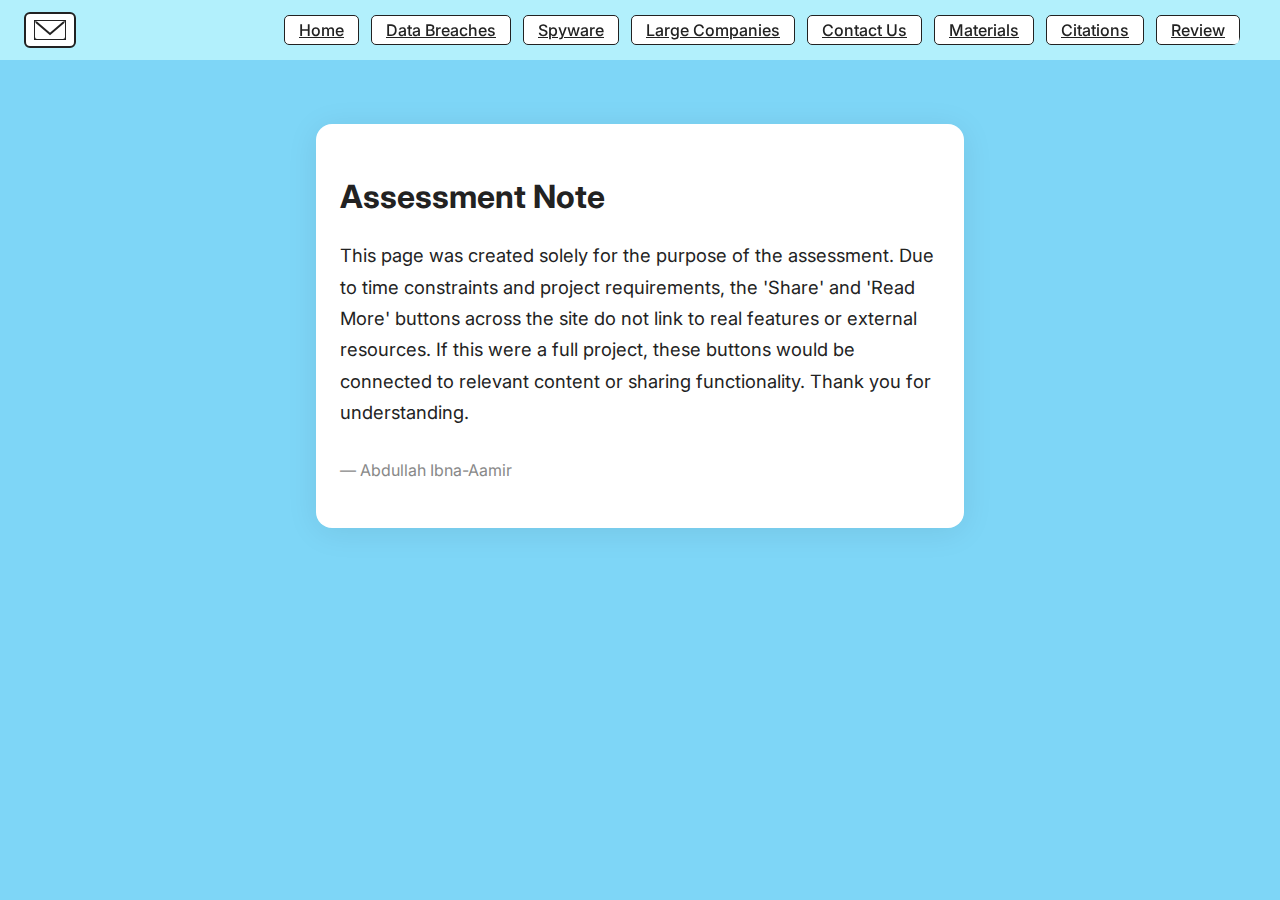
<file: assessment-note.html>
<!DOCTYPE html>
<html lang="en">
<head>
  <meta charset="UTF-8">
  <meta name="viewport" content="width=device-width, initial-scale=1.0">
  <title>Assessment Note</title>
  <link rel="stylesheet" href="styles.css">
</head>
<body>
  <header class="header">
    <div class="logo">
      <svg width="32" height="20" viewBox="0 0 32 20" fill="none" xmlns="http://www.w3.org/2000/svg"><rect width="32" height="20" rx="3" fill="#fff" stroke="#222" stroke-width="2"/><path d="M2 2L16 14L30 2" stroke="#222" stroke-width="2"/></svg>
    </div>
    <button class="nav-toggle" aria-label="Toggle navigation">
      <span class="bar"></span>
      <span class="bar"></span>
      <span class="bar"></span>
    </button>
    <div class="nav-backdrop"></div>
    <nav>
      <a class="nav-btn" href="index.html">Home</a>
      <a class="nav-btn" href="breaches.html">Data Breaches</a>
      <a class="nav-btn" href="spyware.html">Spyware</a>
      <a class="nav-btn" href="companies.html">Large Companies</a>
      <a class="nav-btn" href="contact.html">Contact Us</a>
      <a class="nav-btn" href="materials.html">Materials</a>
      <a class="nav-btn" href="citations.html">Citations</a>
      <a class="nav-btn" href="review.html">Review</a>
    </nav>
  </header>
  <main class="assessment-main">
    <h1 class="assessment-title">Assessment Note</h1>
    <p class="assessment-desc">This page was created solely for the purpose of the assessment. Due to time constraints and project requirements, the 'Share' and 'Read More' buttons across the site do not link to real features or external resources. If this were a full project, these buttons would be connected to relevant content or sharing functionality. Thank you for understanding.</p>
    <p class="assessment-sign">— Abdullah Ibna-Aamir</p>
  </main>
</body>
</html>
</file>
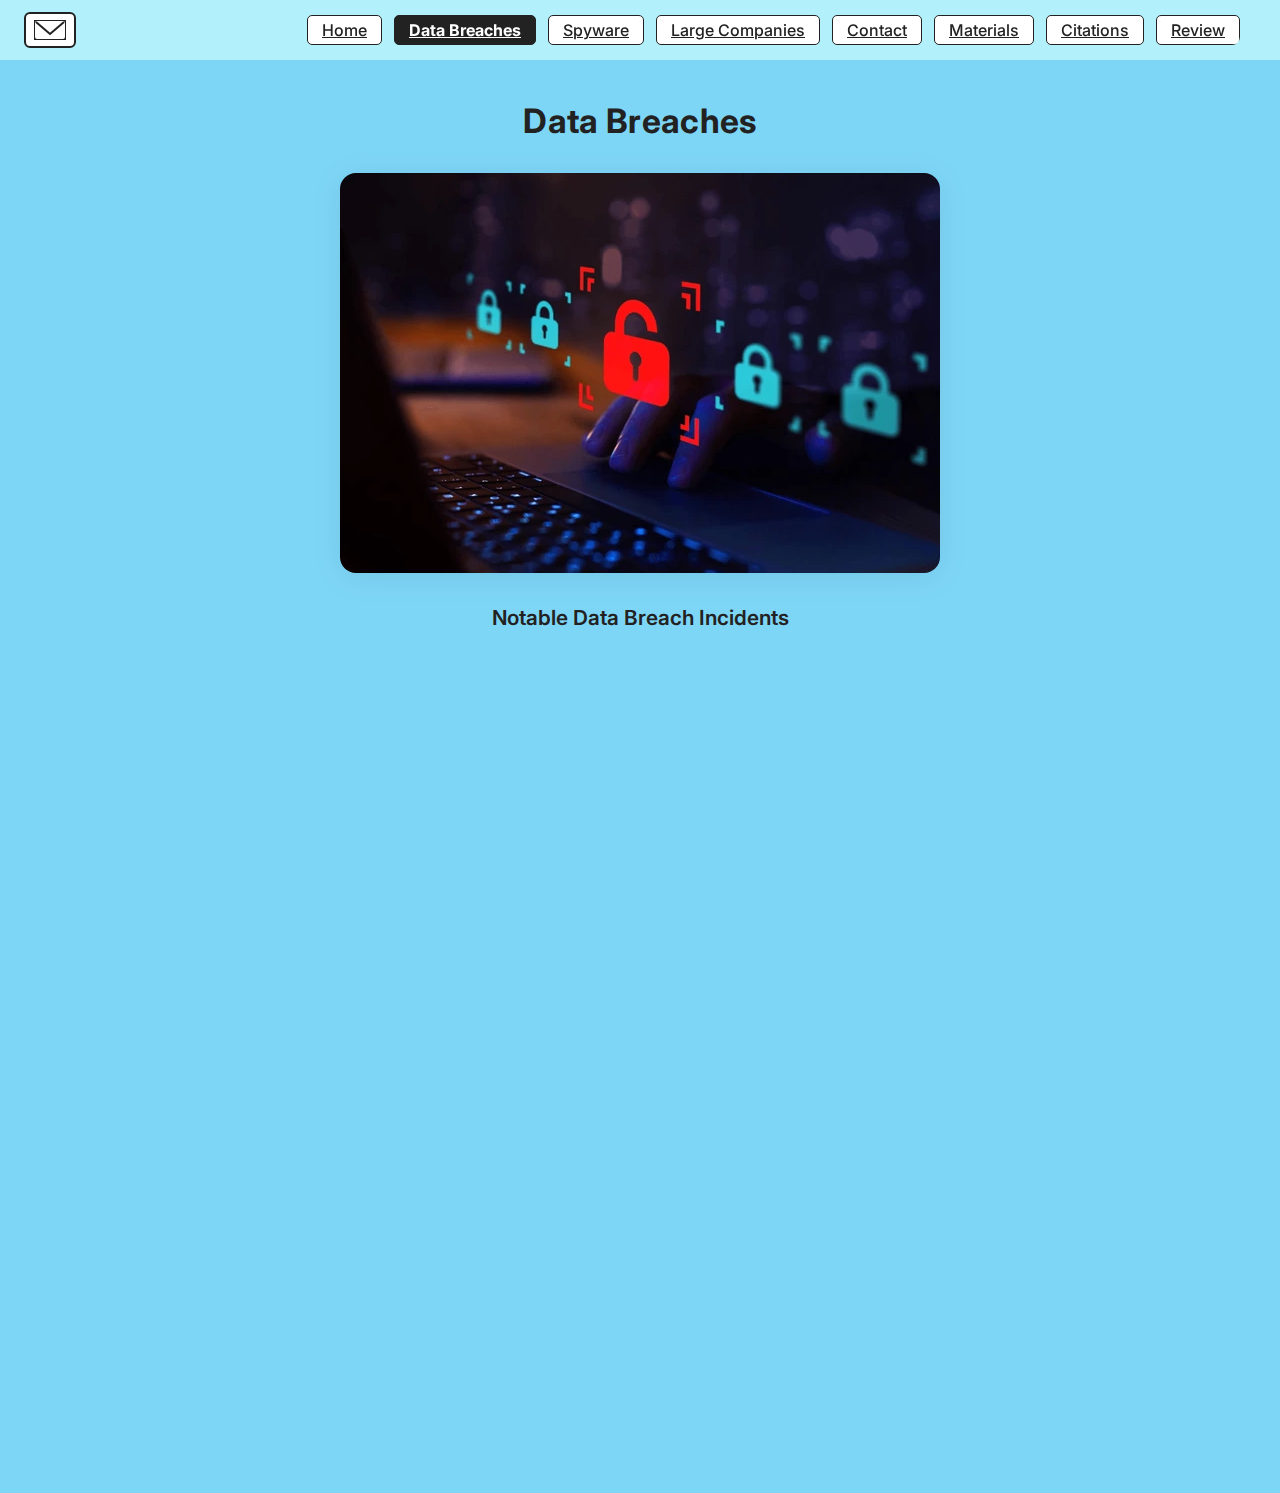
<file: breaches.html>
<!DOCTYPE html>
<html lang="en">
<head>
  <meta charset="UTF-8">
  <meta name="viewport" content="width=device-width, initial-scale=1.0">
  <title>Data Breaches</title>
  <link rel="stylesheet" href="styles.css">
</head>
<body>
  <header class="header">
    <div class="logo">
      <svg width="32" height="20" viewBox="0 0 32 20" fill="none" xmlns="http://www.w3.org/2000/svg"><rect width="32" height="20" rx="3" fill="#fff" stroke="#222" stroke-width="2"/><path d="M2 2L16 14L30 2" stroke="#222" stroke-width="2"/></svg>
    </div>
    <button class="nav-toggle" aria-label="Toggle navigation">
      <span class="bar"></span>
      <span class="bar"></span>
      <span class="bar"></span>
    </button>
    <div class="nav-backdrop"></div>
    <nav>
      <a class="nav-btn" href="index.html">Home</a>
      <a class="nav-btn active" href="breaches.html">Data Breaches</a>
      <a class="nav-btn" href="spyware.html">Spyware</a>
      <a class="nav-btn" href="companies.html">Large Companies</a>
      <a class="nav-btn" href="contact.html">Contact</a>
      <a class="nav-btn" href="materials.html">Materials</a>
      <a class="nav-btn" href="citations.html">Citations</a>
      <a class="nav-btn" href="review.html">Review</a>
    </nav>
  </header>
  <main>
    <section class="breach-hero">
      <h1 class="breach-title">Data Breaches</h1>
      <img src="Images/data-breaches-top-image.webp" alt="Data breach illustration" style="width:100%;max-width:600px;margin:32px auto 0;display:block;border-radius:16px;box-shadow:0 4px 32px rgba(0,0,0,0.08);background:#eaf6fb;">
    </section>
    <section class="breach-examples">
      <h2 class="examples-title">Notable Data Breach Incidents</h2>
      <div class="examples-details">
        <div class="example-detail">
          <div class="step"><span>01</span></div>
          <h3>Yahoo 2013</h3>
          <p>In 2013, Yahoo experienced a breach that compromised 3 billion user accounts. Information such as names, email addresses, and security questions was exposed, demonstrating the scale and impact of large-scale cyberattacks.</p>
        </div>
        <div class="example-detail">
          <div class="step"><span>02</span></div>
          <h3>Equifax 2017</h3>
          <p>The Equifax breach in 2017 resulted in the exposure of sensitive data for 147 million individuals, including Social Security numbers. This incident underscores the importance of robust cybersecurity practices for organizations handling personal data.</p>
        </div>
        <div class="example-detail">
          <div class="step"><span>03</span></div>
          <h3>Facebook 2019</h3>
          <p>In 2019, Facebook user records, including phone numbers and account IDs, were found on unsecured servers. This highlights the risks associated with improper data storage and the need for secure data management.</p>
        </div>
      </div>
    </section>
    <section class="breach-safety">
      <h2 class="safety-title">Best Practices for Data Protection</h2>
      <div class="safety-content">
        <div class="safety-info">
          <ul>
            <li>Utilize strong, unique passwords for each account.</li>
            <li>Enable two-factor authentication to enhance account security.</li>
            <li>Exercise caution with emails and links to avoid phishing attempts.</li>
            <li>Monitor accounts regularly for unauthorized activity.</li>
            <li>Keep software and devices updated to address security vulnerabilities.</li>
          </ul>
        </div>
        <div class="safety-img">
          <img src="Images/data-breaches-bottom-image.webp" alt="Cybersecurity professional illustration" style="border-radius:12px;box-shadow:0 2px 16px rgba(0,0,0,0.10);background:#eaf6fb;max-width:320px;">
        </div>
      </div>
      <div class="safety-signup">
        <button class="signup-btn" onclick="window.location.href='assessment-note.html'">Sign Up for Data Safety Tips</button>
      </div>
    </section>
  </main>
  <footer>
    <div class="footer-left">
      <div class="footer-envelope">
        <svg width="32" height="20" viewBox="0 0 32 20" fill="none" xmlns="http://www.w3.org/2000/svg"><rect width="32" height="20" rx="3" fill="#fff" stroke="#222" stroke-width="2"/><path d="M2 2L16 14L30 2" stroke="#222" stroke-width="2"/></svg>
      </div>
    </div>
    <div class="footer-menu">
      <div class="footer-menu-col"><a href="companies.html">Large Companies</a></div>
      <div class="footer-menu-col"><a href="spyware.html">Spyware</a></div>
      <div class="footer-menu-col"><a href="breaches.html" class="active">Data Breaches</a></div>
      <div class="footer-menu-col"><a href="materials.html">Materials</a></div>
      <div class="footer-menu-col"><a href="citations.html">Citations</a></div>
    </div>
    <div class="footer-copyright">
      &copy; 2025 @ Abdullah Ibna-Aamir
    </div>
    <div class="footer-right">
      <div class="footer-dots">
        <a href="https://facebook.com" target="_blank" aria-label="Facebook" class="footer-dot social-dot fb-dot">
          <svg width="16" height="16" viewBox="0 0 16 16" fill="#4267B2" xmlns="http://www.w3.org/2000/svg"><circle cx="8" cy="8" r="8"/><path d="M10.7 8.5h-1.1V13H7.2V8.5H6.5V7.2h0.7V6.5c0-0.7 0.3-1.8 1.8-1.8l1.3 0v1.4h-0.9c-0.1 0-0.3 0.1-0.3 0.3v0.6h1.2l-0.2 1.3z" fill="#fff"/></svg>
        </a>
        <a href="https://twitter.com" target="_blank" aria-label="Twitter" class="footer-dot social-dot tw-dot">
          <svg width="16" height="16" viewBox="0 0 16 16" fill="#1DA1F2" xmlns="http://www.w3.org/2000/svg"><circle cx="8" cy="8" r="8"/><path d="M12.7 6.1c0 0.1 0 0.3 0 0.4 0 4.1-3.1 8.8-8.8 8.8-1.7 0-3.3-0.5-4.6-1.4 0.2 0 0.4 0 0.6 0 1.4 0 2.7-0.5 3.7-1.3-1.3 0-2.3-0.9-2.7-2.1 0.2 0 0.4 0.1 0.6 0.1 0.3 0 0.7-0.1 1-0.2-1.4-0.3-2.3-1.5-2.3-2.9v-0.1c0.4 0.2 0.8 0.3 1.2 0.3-0.7-0.5-1.2-1.3-1.2-2.2 0-0.5 0.1-1 0.4-1.4 1.5 1.8 3.7 2.9 6.1 3-0.1-0.2-0.1-0.4-0.1-0.6 0-1.5 1.2-2.7 2.7-2.7 0.8 0 1.5 0.3 2 0.8 0.6-0.1 1.1-0.3 1.6-0.6-0.2 0.6-0.6 1.1-1.1 1.4 0.5-0.1 1-0.2 1.4-0.4-0.3 0.5-0.8 1-1.3 1.3z" fill="#fff"/></svg>
        </a>
        <a href="https://instagram.com" target="_blank" aria-label="Instagram" class="footer-dot social-dot ig-dot">
          <svg width="16" height="16" viewBox="0 0 16 16" fill="#E1306C" xmlns="http://www.w3.org/2000/svg"><circle cx="8" cy="8" r="8"/><g><circle cx="8" cy="8" r="3" fill="#fff"/><circle cx="12.2" cy="3.8" r="0.7" fill="#fff"/></g></svg>
        </a>
      </div>
    </div>
  </footer>
  <script src="index.js"></script>
</body>
</html>
</file>
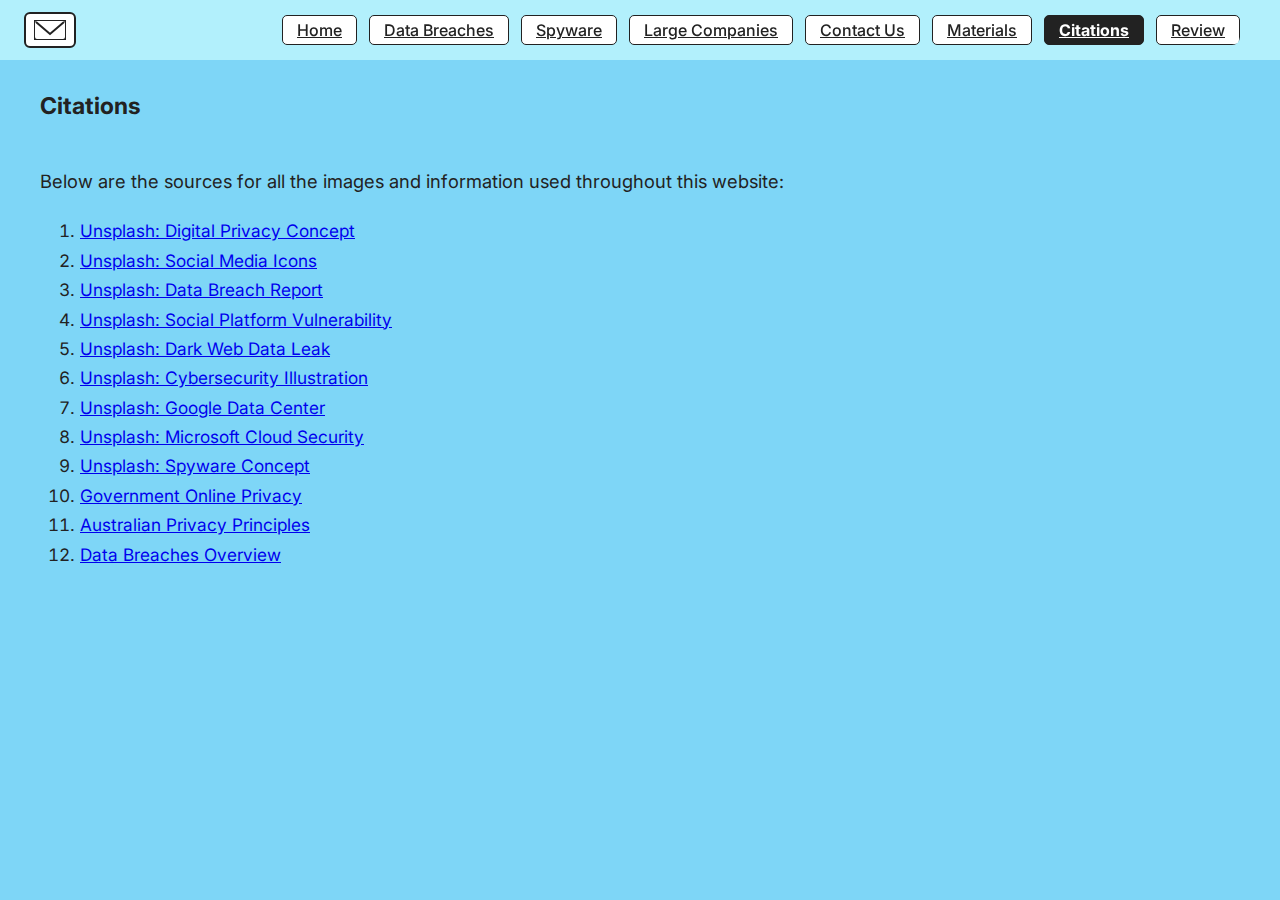
<file: citations.html>
<!DOCTYPE html>
<html lang="en">
<head>
  <meta charset="UTF-8">
  <meta name="viewport" content="width=device-width, initial-scale=1.0">
  <title>Citations</title>
  <link rel="stylesheet" href="styles.css">
</head>
<body>
  <header class="header">
    <div class="logo">
      <svg width="32" height="20" viewBox="0 0 32 20" fill="none" xmlns="http://www.w3.org/2000/svg"><rect width="32" height="20" rx="3" fill="#fff" stroke="#222" stroke-width="2"/><path d="M2 2L16 14L30 2" stroke="#222" stroke-width="2"/></svg>
    </div>
    <button class="nav-toggle" aria-label="Toggle navigation">
      <span class="bar"></span>
      <span class="bar"></span>
      <span class="bar"></span>
    </button>
    <div class="nav-backdrop"></div>
    <nav>
      <a class="nav-btn" href="index.html">Home</a>
      <a class="nav-btn" href="breaches.html">Data Breaches</a>
      <a class="nav-btn" href="spyware.html">Spyware</a>
      <a class="nav-btn" href="companies.html">Large Companies</a>
      <a class="nav-btn" href="contact.html">Contact Us</a>
      <a class="nav-btn" href="materials.html">Materials</a>
      <a class="nav-btn active" href="citations.html">Citations</a>
      <a class="nav-btn" href="review.html">Review</a>
    </nav>
  </header>
  <main>
    <section class="hero hero-col animate-fadein">
      <div class="hero-title hero-title-mb animate-slide-down">Citations</div>
      <div class="citations-content animate-fadein-delay">
        <p class="citations-desc animate-slide-left">Below are the sources for all the images and information used throughout this website:</p>
        <ol class="citations-list">
          <li class="animate-slide-right"><a href="https://images.unsplash.com/photo-1519125323398-675f0ddb6308?auto=format&fit=crop&w=600&q=80" target="_blank">Unsplash: Digital Privacy Concept</a></li>
          <li class="animate-slide-right"><a href="https://images.unsplash.com/photo-1506744038136-46273834b3fb?auto=format&fit=crop&w=400&q=80" target="_blank">Unsplash: Social Media Icons</a></li>
          <li class="animate-slide-right"><a href="https://images.unsplash.com/photo-1465101046530-73398c7f28ca?auto=format&fit=crop&w=400&q=80" target="_blank">Unsplash: Data Breach Report</a></li>
          <li class="animate-slide-right"><a href="https://images.unsplash.com/photo-1515378791036-0648a3ef77b2?auto=format&fit=crop&w=400&q=80" target="_blank">Unsplash: Social Platform Vulnerability</a></li>
          <li class="animate-slide-right"><a href="https://images.unsplash.com/photo-1464983953574-0892a716854b?auto=format&fit=crop&w=400&q=80" target="_blank">Unsplash: Dark Web Data Leak</a></li>
          <li class="animate-slide-right"><a href="https://images.unsplash.com/photo-1510511459019-5dda7724fd87?auto=format&fit=crop&w=400&q=80" target="_blank">Unsplash: Cybersecurity Illustration</a></li>
          <li class="animate-slide-right"><a href="https://images.unsplash.com/photo-1504384308090-c894fdcc538d?auto=format&fit=crop&w=400&q=80" target="_blank">Unsplash: Google Data Center</a></li>
          <li class="animate-slide-right"><a href="https://images.unsplash.com/photo-1465101178521-c1a9136a3b99?auto=format&fit=crop&w=400&q=80" target="_blank">Unsplash: Microsoft Cloud Security</a></li>
          <li class="animate-slide-right"><a href="https://images.unsplash.com/photo-1518717758536-85ae29035b6d?auto=format&fit=crop&w=800&q=80" target="_blank">Unsplash: Spyware Concept</a></li>
          <li class="animate-slide-right"><a href="https://www.oaic.gov.au/privacy/your-privacy-rights/social-media-and-online-privacy" target="_blank">Government Online Privacy</li>
          <li class="animate-slide-right"><a href="https://www.privacy.gov.au/" target="_blank">Australian Privacy Principles</a></li>
          <li class="animate-slide-right"><a href="https://www.privacy.gov.au/privacy-topics/data-breaches" target="_blank">Data Breaches Overview</a></li> 
        </ol>
      </div>
    </section>
  </main>
  <footer>
    <div class="footer-left">
      <div class="footer-envelope">
        <svg width="32" height="20" viewBox="0 0 32 20" fill="none" xmlns="http://www.w3.org/2000/svg"><rect width="32" height="20" rx="3" fill="#fff" stroke="#222" stroke-width="2"/><path d="M2 2L16 14L30 2" stroke="#222" stroke-width="2"/></svg>
      </div>
    </div>
    <div class="footer-menu">
      <div class="footer-menu-col"><a href="companies.html">Large Companies</a></div>
      <div class="footer-menu-col"><a href="spyware.html">Spyware</a></div>
      <div class="footer-menu-col"><a href="breaches.html">Data Breaches</a></div>
      <div class="footer-menu-col"><a href="contact.html">Contact Us</a></div>
      <div class="footer-menu-col"><a href="materials.html">Materials</a></div>
      <div class="footer-menu-col"><a href="citations.html" class="active">Citations</a></div>
    </div>
    <div class="footer-copyright">
      &copy; 2025 @ Abdullah Ibna-Aamir
    </div>
    <div class="footer-right">
      <div class="footer-dots">
        <a href="#" target="_blank" aria-label="Facebook" class="footer-dot social-dot fb-dot">
          <svg width="16" height="16" viewBox="0 0 16 16" fill="#4267B2" xmlns="http://www.w3.org/2000/svg"><circle cx="8" cy="8" r="8"/><path d="M10.7 8.5h-1.1V13H7.2V8.5H6.5V7.2h0.7V6.5c0-0.7 0.3-1.8 1.8-1.8l1.3 0v1.4h-0.9c-0.1 0-0.3 0.1-0.3 0.3v0.6h1.2l-0.2 1.3z" fill="#fff"/></svg>
        </a>
        <a href="#" target="_blank" aria-label="Twitter" class="footer-dot social-dot tw-dot">
          <svg width="16" height="16" viewBox="0 0 16 16" fill="#1DA1F2" xmlns="http://www.w3.org/2000/svg"><circle cx="8" cy="8" r="8"/><path d="M12.7 6.1c0 0.1 0 0.3 0 0.4 0 4.1-3.1 8.8-8.8 8.8-1.7 0-3.3-0.5-4.6-1.4 0.2 0 0.4 0 0.6 0 1.4 0 2.7-0.5 3.7-1.3-1.3 0-2.3-0.9-2.7-2.1 0.2 0 0.4 0.1 0.6 0.1 0.3 0 0.7-0.1 1-0.2-1.4-0.3-2.3-1.5-2.3-2.9v-0.1c0.4 0.2 0.8 0.3 1.2 0.3-0.7-0.5-1.2-1.3-1.2-2.2 0-0.5 0.1-1 0.4-1.4 1.5 1.8 3.7 2.9 6.1 3-0.1-0.2-0.1-0.4-0.1-0.6 0-1.5 1.2-2.7 2.7-2.7 0.8 0 1.5 0.3 2 0.8 0.6-0.1 1.1-0.3 1.6-0.6-0.2 0.6-0.6 1.1-1.1 1.4 0.5-0.1 1-0.2 1.4-0.4-0.3 0.5-0.8 1-1.3 1.3z" fill="#fff"/></svg>
        </a>
        <a href="#" target="_blank" aria-label="Instagram" class="footer-dot social-dot ig-dot">
          <svg width="16" height="16" viewBox="0 0 16 16" fill="#E1306C" xmlns="http://www.w3.org/2000/svg"><circle cx="8" cy="8" r="8"/><g><circle cx="8" cy="8" r="3" fill="#fff"/><circle cx="12.2" cy="3.8" r="0.7" fill="#fff"/></g></svg>
        </a>
      </div>
    </div>
  </footer>
  <script src="index.js"></script>
</body>
</html>
</file>
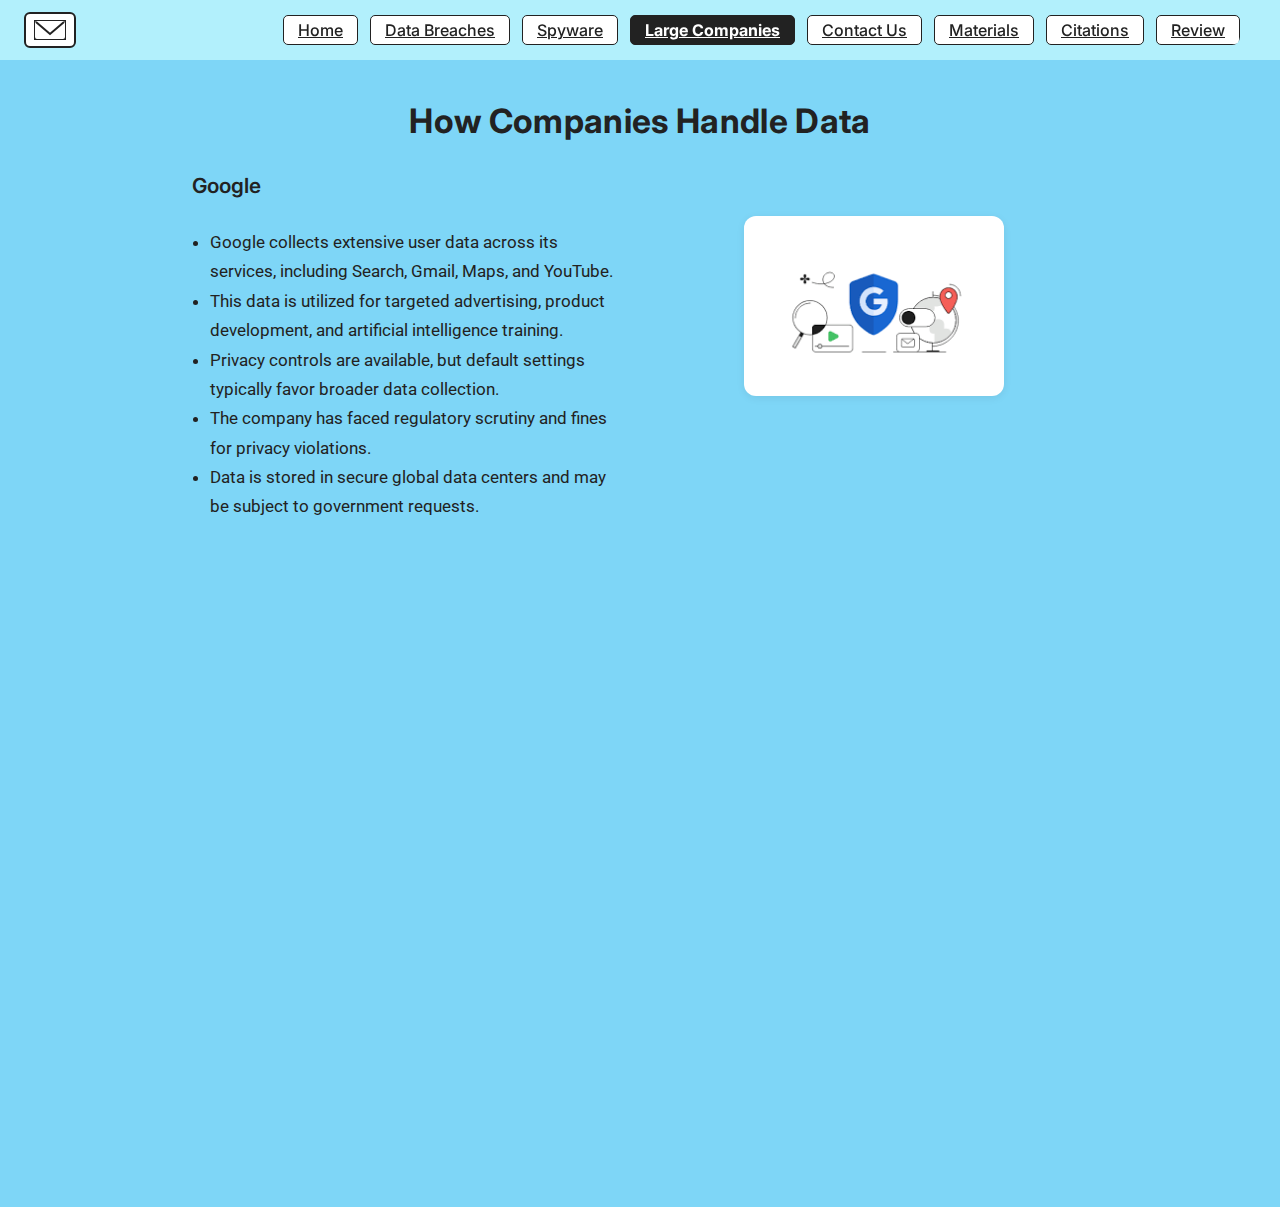
<file: companies.html>
<!DOCTYPE html>
<html lang="en">
<head>
  <meta charset="UTF-8">
  <meta name="viewport" content="width=device-width, initial-scale=1.0">
  <title>How Companies Handle Data</title>
  <link rel="stylesheet" href="styles.css">
</head>
<body>
  <header class="header">
    <div class="logo">
      <svg width="32" height="20" viewBox="0 0 32 20" fill="none" xmlns="http://www.w3.org/2000/svg"><rect width="32" height="20" rx="3" fill="#fff" stroke="#222" stroke-width="2"/><path d="M2 2L16 14L30 2" stroke="#222" stroke-width="2"/></svg>
    </div>
    <button class="nav-toggle" aria-label="Toggle navigation">
      <span class="bar"></span>
      <span class="bar"></span>
      <span class="bar"></span>
    </button>
    <div class="nav-backdrop"></div>
    <nav>
      <a class="nav-btn" href="index.html">Home</a>
      <a class="nav-btn" href="breaches.html">Data Breaches</a>
      <a class="nav-btn" href="spyware.html">Spyware</a>
      <a class="nav-btn active" href="companies.html">Large Companies</a>
      <a class="nav-btn" href="contact.html">Contact Us</a>
      <a class="nav-btn" href="materials.html">Materials</a>
      <a class="nav-btn" href="citations.html">Citations</a>
      <a class="nav-btn" href="review.html">Review</a>
    </nav>
  </header>
  <main>
    <section class="companies-hero">
      <h1 class="companies-title">How Companies Handle Data</h1>
    </section>
    <section class="company-block google-block">
      <h2 class="company-name">Google</h2>
      <div class="company-content">
        <div class="company-info">
          <ul>
            <li>Google collects extensive user data across its services, including Search, Gmail, Maps, and YouTube.</li>
            <li>This data is utilized for targeted advertising, product development, and artificial intelligence training.</li>
            <li>Privacy controls are available, but default settings typically favor broader data collection.</li>
            <li>The company has faced regulatory scrutiny and fines for privacy violations.</li>
            <li>Data is stored in secure global data centers and may be subject to government requests.</li>
          </ul>
        </div>
        <div class="company-img">
          <img src="Images/download.png" alt="Google data center illustration" class="img-card-rounded">
        </div>
      </div>
    </section>
    <section class="company-block microsoft-block">
      <h2 class="company-name">Microsoft</h2>
      <div class="company-content reverse">
        <div class="company-img">
          <img src="Images/mdb-offering-overview.png" alt="Microsoft cloud security illustration" class="img-card-rounded">
        </div>
        <div class="company-info">
          <ul>
            <li>Microsoft emphasizes enterprise security and compliance, particularly for business and cloud customers.</li>
            <li>It collects diagnostic and telemetry data from Windows and Office products.</li>
            <li>Comprehensive privacy settings are provided, though some data collection is required for functionality.</li>
            <li>The company invests in cybersecurity and publishes transparency reports.</li>
            <li>Microsoft has enhanced user control and data export options in response to privacy concerns.</li>
          </ul>
        </div>
      </div>
      <div class="company-signup">
        <button class="signup-btn" onclick="window.location.href='assessment-note.html'">Sign Up</button>
      </div>
    </section>
  </main>
  <footer>
    <div class="footer-left">
      <div class="footer-envelope">
        <svg width="32" height="20" viewBox="0 0 32 20" fill="none" xmlns="http://www.w3.org/2000/svg"><rect width="32" height="20" rx="3" fill="#fff" stroke="#222" stroke-width="2"/><path d="M2 2L16 14L30 2" stroke="#222" stroke-width="2"/></svg>
      </div>
    </div>
    <div class="footer-menu">
      <div class="footer-menu-col"><a href="companies.html">Large Companies</a></div>
      <div class="footer-menu-col"><a href="spyware.html">Spyware</a></div>
      <div class="footer-menu-col"><a href="breaches.html">Data Breaches</a></div>
      <div class="footer-menu-col"><a href="materials.html">Materials</a></div>
      <div class="footer-menu-col"><a href="citations.html">Citations</a></div>
    </div>
    <div class="footer-copyright">
      &copy; 2025 @ Abdullah Ibna-Aamir
    </div>
    <div class="footer-right">
      <div class="footer-dots">
        <a href="#" target="_blank" aria-label="Facebook" class="footer-dot social-dot fb-dot">
          <svg width="16" height="16" viewBox="0 0 16 16" fill="#4267B2" xmlns="http://www.w3.org/2000/svg"><circle cx="8" cy="8" r="8"/><path d="M10.7 8.5h-1.1V13H7.2V8.5H6.5V7.2h0.7V6.5c0-0.7 0.3-1.8 1.8-1.8l1.3 0v1.4h-0.9c-0.1 0-0.3 0.1-0.3 0.3v0.6h1.2l-0.2 1.3z" fill="#fff"/></svg>
        </a>
        <a href="#" target="_blank" aria-label="Twitter" class="footer-dot social-dot tw-dot">
          <svg width="16" height="16" viewBox="0 0 16 16" fill="#1DA1F2" xmlns="http://www.w3.org/2000/svg"><circle cx="8" cy="8" r="8"/><path d="M12.7 6.1c0 0.1 0 0.3 0 0.4 0 4.1-3.1 8.8-8.8 8.8-1.7 0-3.3-0.5-4.6-1.4 0.2 0 0.4 0 0.6 0 1.4 0 2.7-0.5 3.7-1.3-1.3 0-2.3-0.9-2.7-2.1 0.2 0 0.4 0.1 0.6 0.1 0.3 0 0.7-0.1 1-0.2-1.4-0.3-2.3-1.5-2.3-2.9v-0.1c0.4 0.2 0.8 0.3 1.2 0.3-0.7-0.5-1.2-1.3-1.2-2.2 0-0.5 0.1-1 0.4-1.4 1.5 1.8 3.7 2.9 6.1 3-0.1-0.2-0.1-0.4-0.1-0.6 0-1.5 1.2-2.7 2.7-2.7 0.8 0 1.5 0.3 2 0.8 0.6-0.1 1.1-0.3 1.6-0.6-0.2 0.6-0.6 1.1-1.1 1.4 0.5-0.1 1-0.2 1.4-0.4-0.3 0.5-0.8 1-1.3 1.3z" fill="#fff"/></svg>
        </a>
        <a href="#" target="_blank" aria-label="Instagram" class="footer-dot social-dot ig-dot">
          <svg width="16" height="16" viewBox="0 0 16 16" fill="#E1306C" xmlns="http://www.w3.org/2000/svg"><circle cx="8" cy="8" r="8"/><g><circle cx="8" cy="8" r="3" fill="#fff"/><circle cx="12.2" cy="3.8" r="0.7" fill="#fff"/></g></svg>
        </a>
      </div>
    </div>
  </footer>
  <script src="index.js"></script>
</body>
</html>
</file>
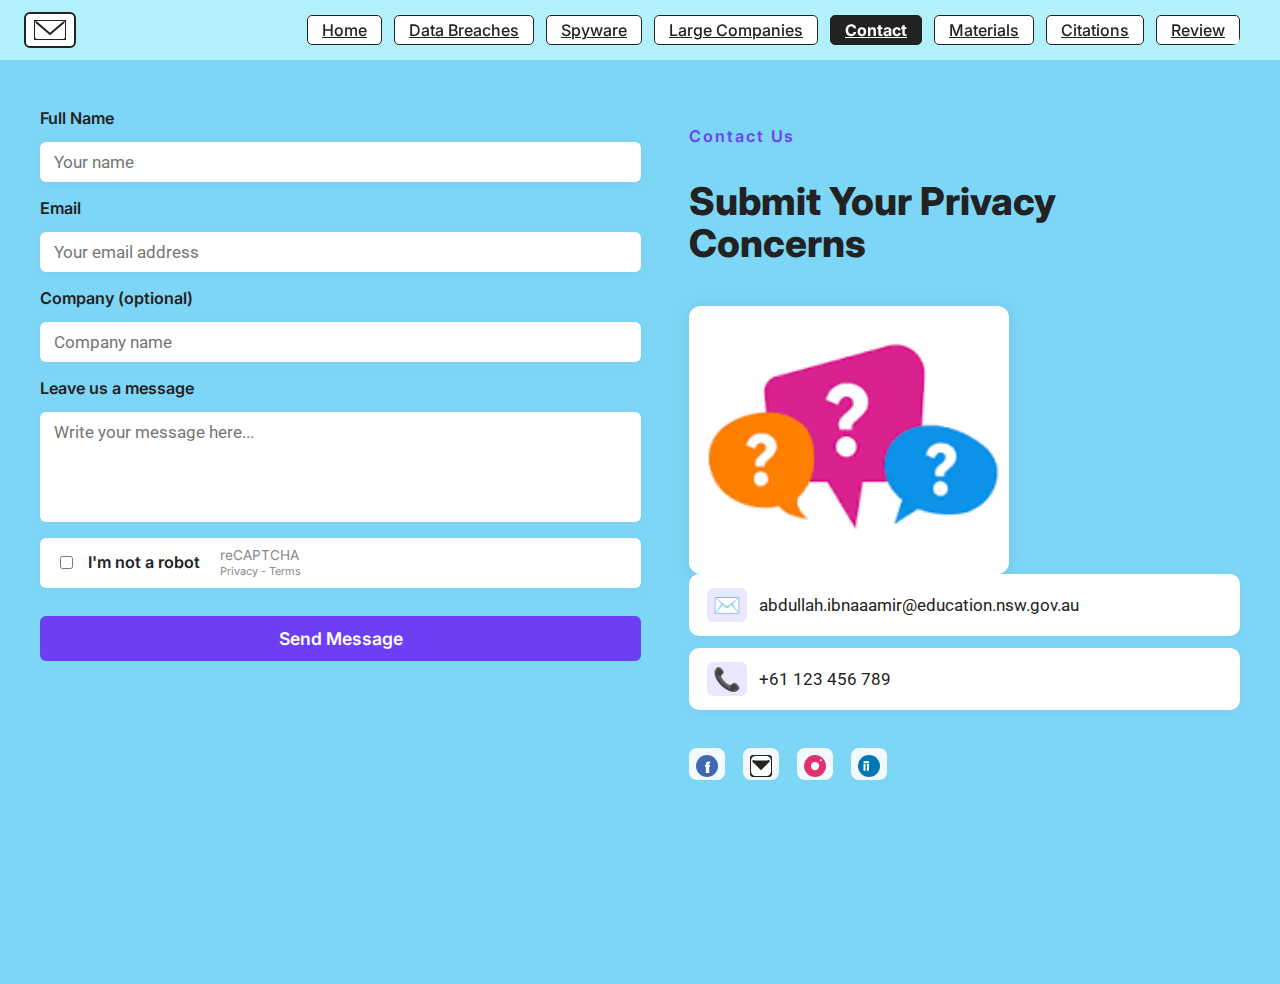
<file: contact.html>
<!DOCTYPE html>
<html lang="en">
<head>
  <meta charset="UTF-8">
  <meta name="viewport" content="width=device-width, initial-scale=1.0">
  <title>Contact Us</title>
  <link rel="stylesheet" href="styles.css">
</head>
<body>
  <header class="header">
    <div class="logo">
      <svg width="32" height="20" viewBox="0 0 32 20" fill="none" xmlns="http://www.w3.org/2000/svg"><rect width="32" height="20" rx="3" fill="#fff" stroke="#222" stroke-width="2"/><path d="M2 2L16 14L30 2" stroke="#222" stroke-width="2"/></svg>
    </div>
    <button class="nav-toggle" aria-label="Toggle navigation">
      <span class="bar"></span>
      <span class="bar"></span>
      <span class="bar"></span>
    </button>
    <div class="nav-backdrop"></div>
    <nav>
      <a class="nav-btn" href="index.html">Home</a>
      <a class="nav-btn" href="breaches.html">Data Breaches</a>
      <a class="nav-btn" href="spyware.html">Spyware</a>
      <a class="nav-btn" href="companies.html">Large Companies</a>
      <a class="nav-btn active" href="contact.html">Contact</a>
      <a class="nav-btn" href="materials.html">Materials</a>
      <a class="nav-btn" href="citations.html">Citations</a>
      <a class="nav-btn" href="review.html">Review</a>
    </nav>
  </header>
  <main>
    <section class="contact-main">
      <form class="contact-form">
        <label for="name">Full Name</label>
        <input type="text" id="name" name="name" placeholder="Your name" required>
        <label for="email">Email</label>
        <input type="email" id="email" name="email" placeholder="Your email address" required>
        <label for="company">Company (optional)</label>
        <input type="text" id="company" name="company" placeholder="Company name">
        <label for="message">Leave us a message</label>
        <textarea id="message" name="message" placeholder="Write your message here..." required></textarea>
        <div class="recaptcha-placeholder">
          <input type="checkbox" id="not-robot">
          <label for="not-robot">I'm not a robot</label>
          <span class="recaptcha-info">reCAPTCHA<br><span class="recaptcha-terms">Privacy - Terms</span></span>
        </div>
        <button class="send-btn" type="submit">Send Message</button>
      </form>
      <div class="contact-info-block">
        <div class="contact-intro">Contact Us</div>
        <h1 class="contact-title">Submit Your Privacy Concerns</h1>
        <img src="Images/download (1).png" alt="Contact illustration" class="img-contact-rounded">
        <div class="contact-details">
          <div class="contact-detail"><span class="contact-icon">✉️</span> <span>abdullah.ibnaaamir@education.nsw.gov.au</span></div>
          <div class="contact-detail"><span class="contact-icon">📞</span> <span>+61 123 456 789</span></div>
        </div>
        <div class="contact-socials">
          <a href="#" class="social-btn" aria-label="Facebook"><svg width="22" height="22" viewBox="0 0 16 16" fill="#4267B2"><circle cx="8" cy="8" r="8"/><path d="M10.7 8.5h-1.1V13H7.2V8.5H6.5V7.2h0.7V6.5c0-0.7 0.3-1.8 1.8-1.8l1.3 0v1.4h-0.9c-0.1 0-0.3 0.1-0.3 0.3v0.6h1.2l-0.2 1.3z" fill="#fff"/></svg></a>
          <a href="#" class="social-btn" aria-label="Email"><svg width="22" height="22" viewBox="0 0 16 16" fill="#222"><rect width="16" height="16" rx="4" fill="#fff" stroke="#222" stroke-width="1.5"/><path d="M2 4L8 10L14 4" stroke="#222" stroke-width="1.5"/></svg></a>
          <a href="#" class="social-btn" aria-label="Instagram"><svg width="22" height="22" viewBox="0 0 16 16" fill="#E1306C"><circle cx="8" cy="8" r="8"/><g><circle cx="8" cy="8" r="3" fill="#fff"/><circle cx="12.2" cy="3.8" r="0.7" fill="#fff"/></g></svg></a>
          <a href="#" class="social-btn" aria-label="LinkedIn"><svg width="22" height="22" viewBox="0 0 16 16" fill="#0077B5"><circle cx="8" cy="8" r="8"/><rect x="4" y="6.5" width="1.5" height="5" fill="#fff"/><rect x="6.5" y="6.5" width="1.5" height="5" fill="#fff"/><rect x="4" y="4.5" width="4" height="1.5" fill="#fff"/></svg></a>
        </div>
      </div>
    </section>
  </main>
  <footer>
    <div class="footer-left">
      <div class="footer-envelope">
        <svg width="32" height="20" viewBox="0 0 32 20" fill="none" xmlns="http://www.w3.org/2000/svg"><rect width="32" height="20" rx="3" fill="#fff" stroke="#222" stroke-width="2"/><path d="M2 2L16 14L30 2" stroke="#222" stroke-width="2"/></svg>
      </div>
    </div>
    <div class="footer-menu">
      <div class="footer-menu-col"><a href="companies.html">Large Companies</a></div>
      <div class="footer-menu-col"><a href="spyware.html">Spyware</a></div>
      <div class="footer-menu-col"><a href="breaches.html">Data Breaches</a></div>
      <div class="footer-menu-col"><a href="materials.html">Materials</a></div>
      <div class="footer-menu-col"><a href="citations.html">Citations</a></div>
    </div>
    <div class="footer-copyright">
      &copy; 2025 @ Abdullah Ibna-Aamir
    </div>
    <div class="footer-right">
      <div class="footer-dots">
        <a href="#" target="_blank" aria-label="Facebook" class="footer-dot social-dot fb-dot">
          <svg width="16" height="16" viewBox="0 0 16 16" fill="#4267B2" xmlns="http://www.w3.org/2000/svg"><circle cx="8" cy="8" r="8"/><path d="M10.7 8.5h-1.1V13H7.2V8.5H6.5V7.2h0.7V6.5c0-0.7 0.3-1.8 1.8-1.8l1.3 0v1.4h-0.9c-0.1 0-0.3 0.1-0.3 0.3v0.6h1.2l-0.2 1.3z" fill="#fff"/></svg>
        </a>
        <a href="#" target="_blank" aria-label="Twitter" class="footer-dot social-dot tw-dot">
          <svg width="16" height="16" viewBox="0 0 16 16" fill="#1DA1F2" xmlns="http://www.w3.org/2000/svg"><circle cx="8" cy="8" r="8"/><path d="M12.7 6.1c0 0.1 0 0.3 0 0.4 0 4.1-3.1 8.8-8.8 8.8-1.7 0-3.3-0.5-4.6-1.4 0.2 0 0.4 0 0.6 0 1.4 0 2.7-0.5 3.7-1.3-1.3 0-2.3-0.9-2.7-2.1 0.2 0 0.4 0.1 0.6 0.1 0.3 0 0.7-0.1 1-0.2-1.4-0.3-2.3-1.5-2.3-2.9v-0.1c0.4 0.2 0.8 0.3 1.2 0.3-0.7-0.5-1.2-1.3-1.2-2.2 0-0.5 0.1-1 0.4-1.4 1.5 1.8 3.7 2.9 6.1 3-0.1-0.2-0.1-0.4-0.1-0.6 0-1.5 1.2-2.7 2.7-2.7 0.8 0 1.5 0.3 2 0.8 0.6-0.1 1.1-0.3 1.6-0.6-0.2 0.6-0.6 1.1-1.1 1.4 0.5-0.1 1-0.2 1.4-0.4-0.3 0.5-0.8 1-1.3 1.3z" fill="#fff"/></svg>
        </a>
        <a href="#" target="_blank" aria-label="Instagram" class="footer-dot social-dot ig-dot">
          <svg width="16" height="16" viewBox="0 0 16 16" fill="#E1306C" xmlns="http://www.w3.org/2000/svg"><circle cx="8" cy="8" r="8"/><g><circle cx="8" cy="8" r="3" fill="#fff"/><circle cx="12.2" cy="3.8" r="0.7" fill="#fff"/></g></svg>
        </a>
      </div>
    </div>
  </footer>
  <script src="index.js"></script>
</body>
</html>
</file>
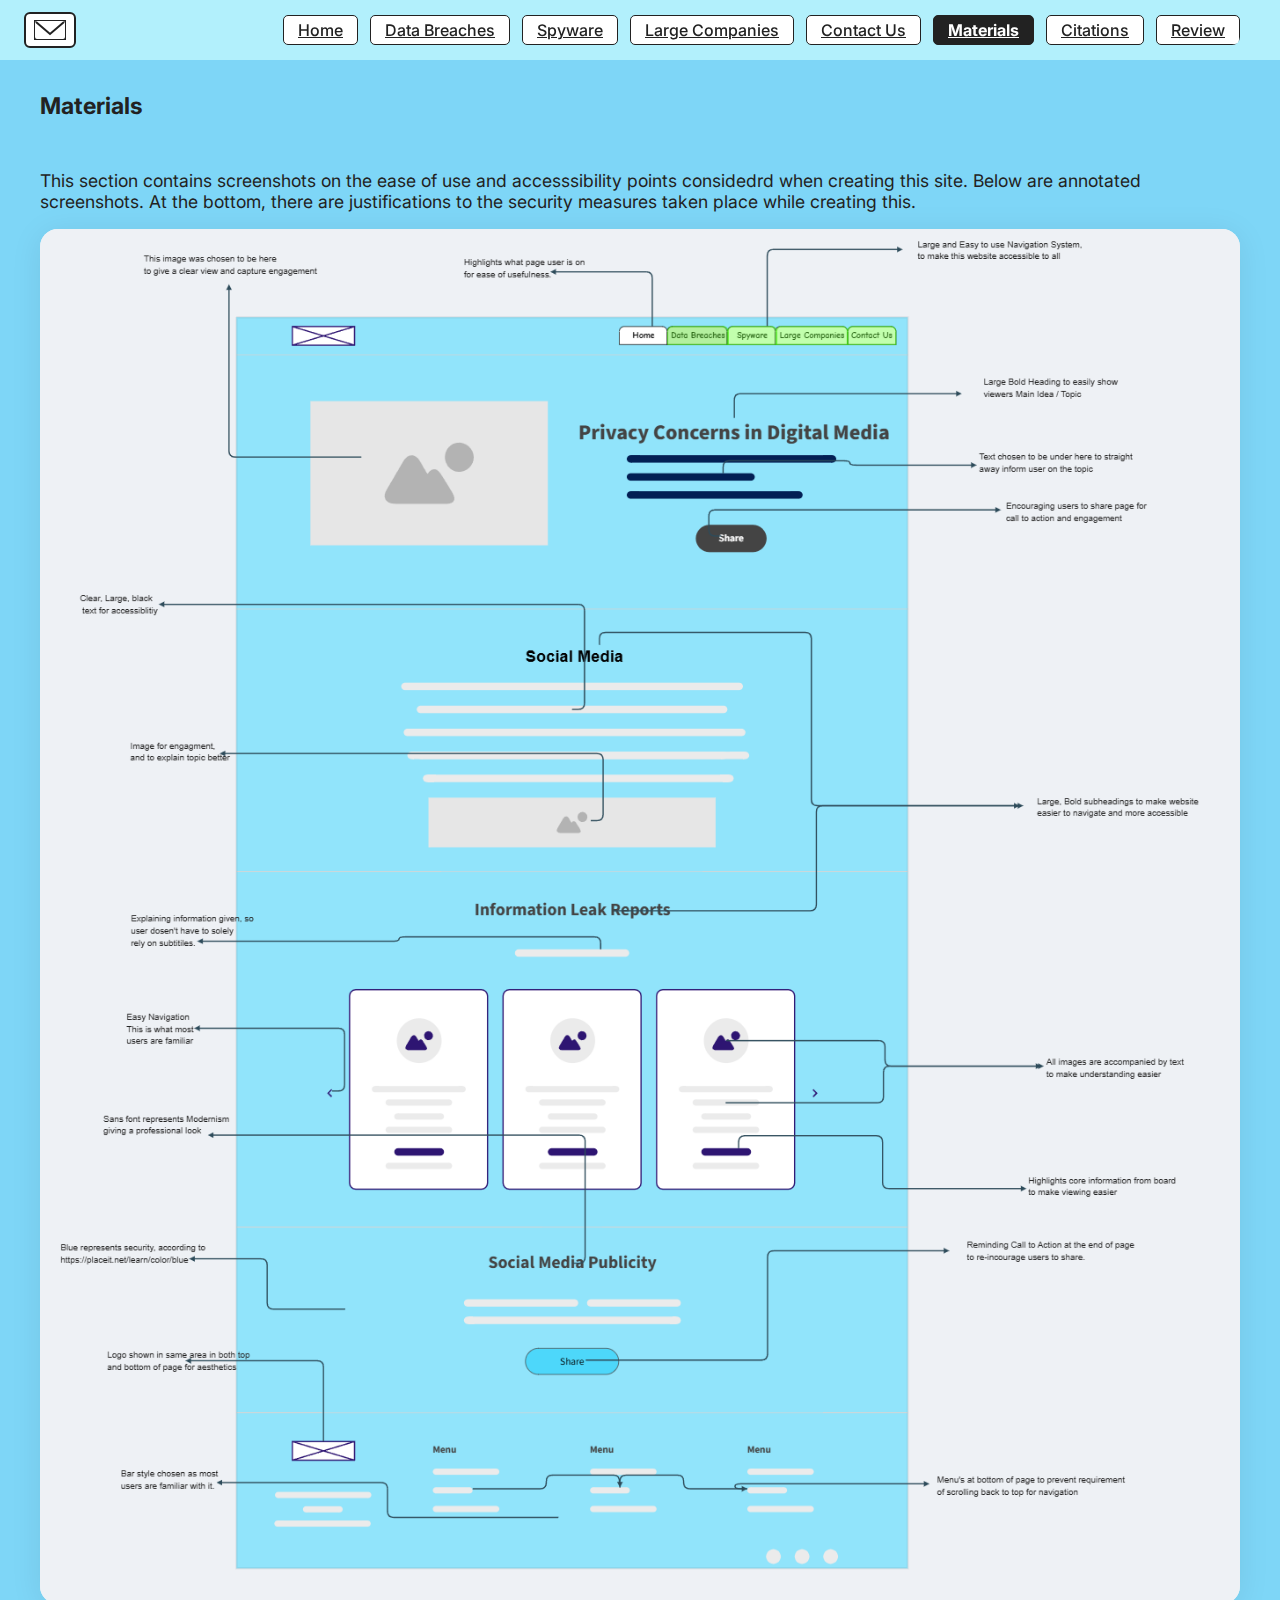
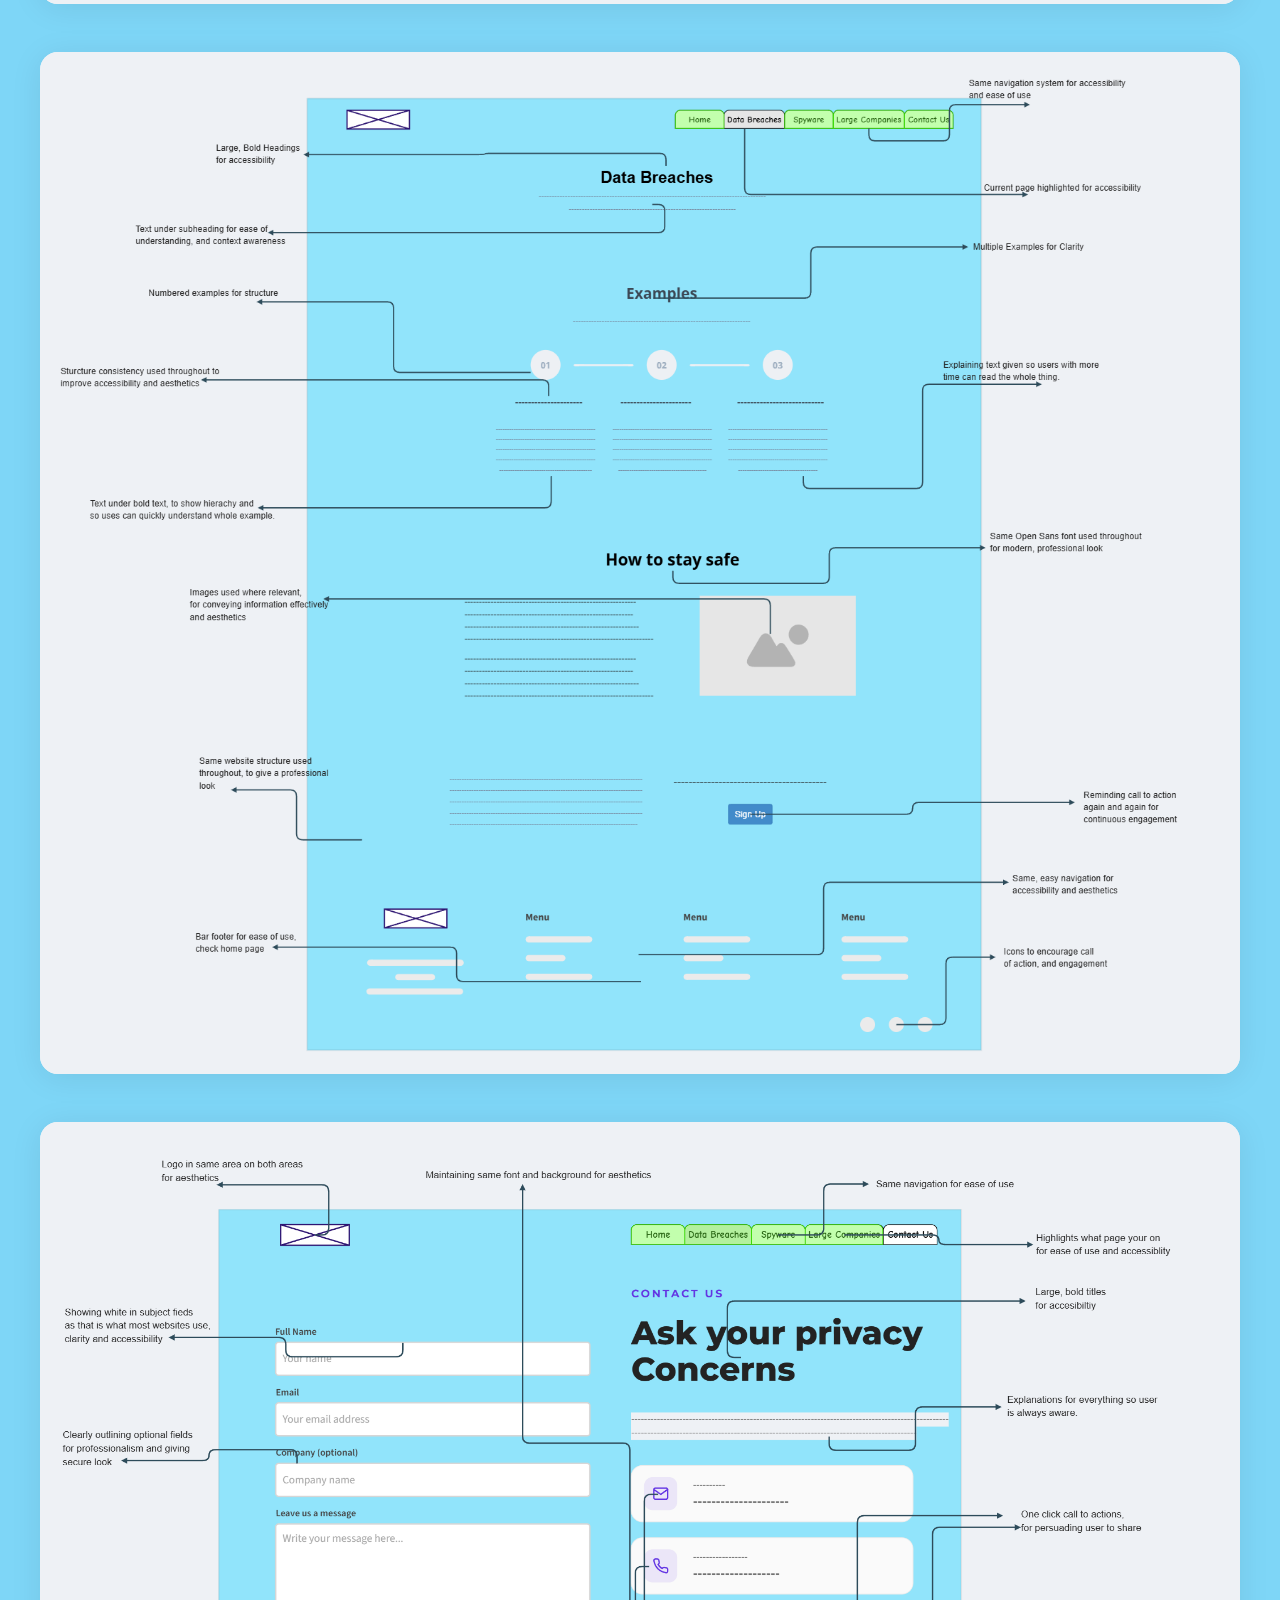
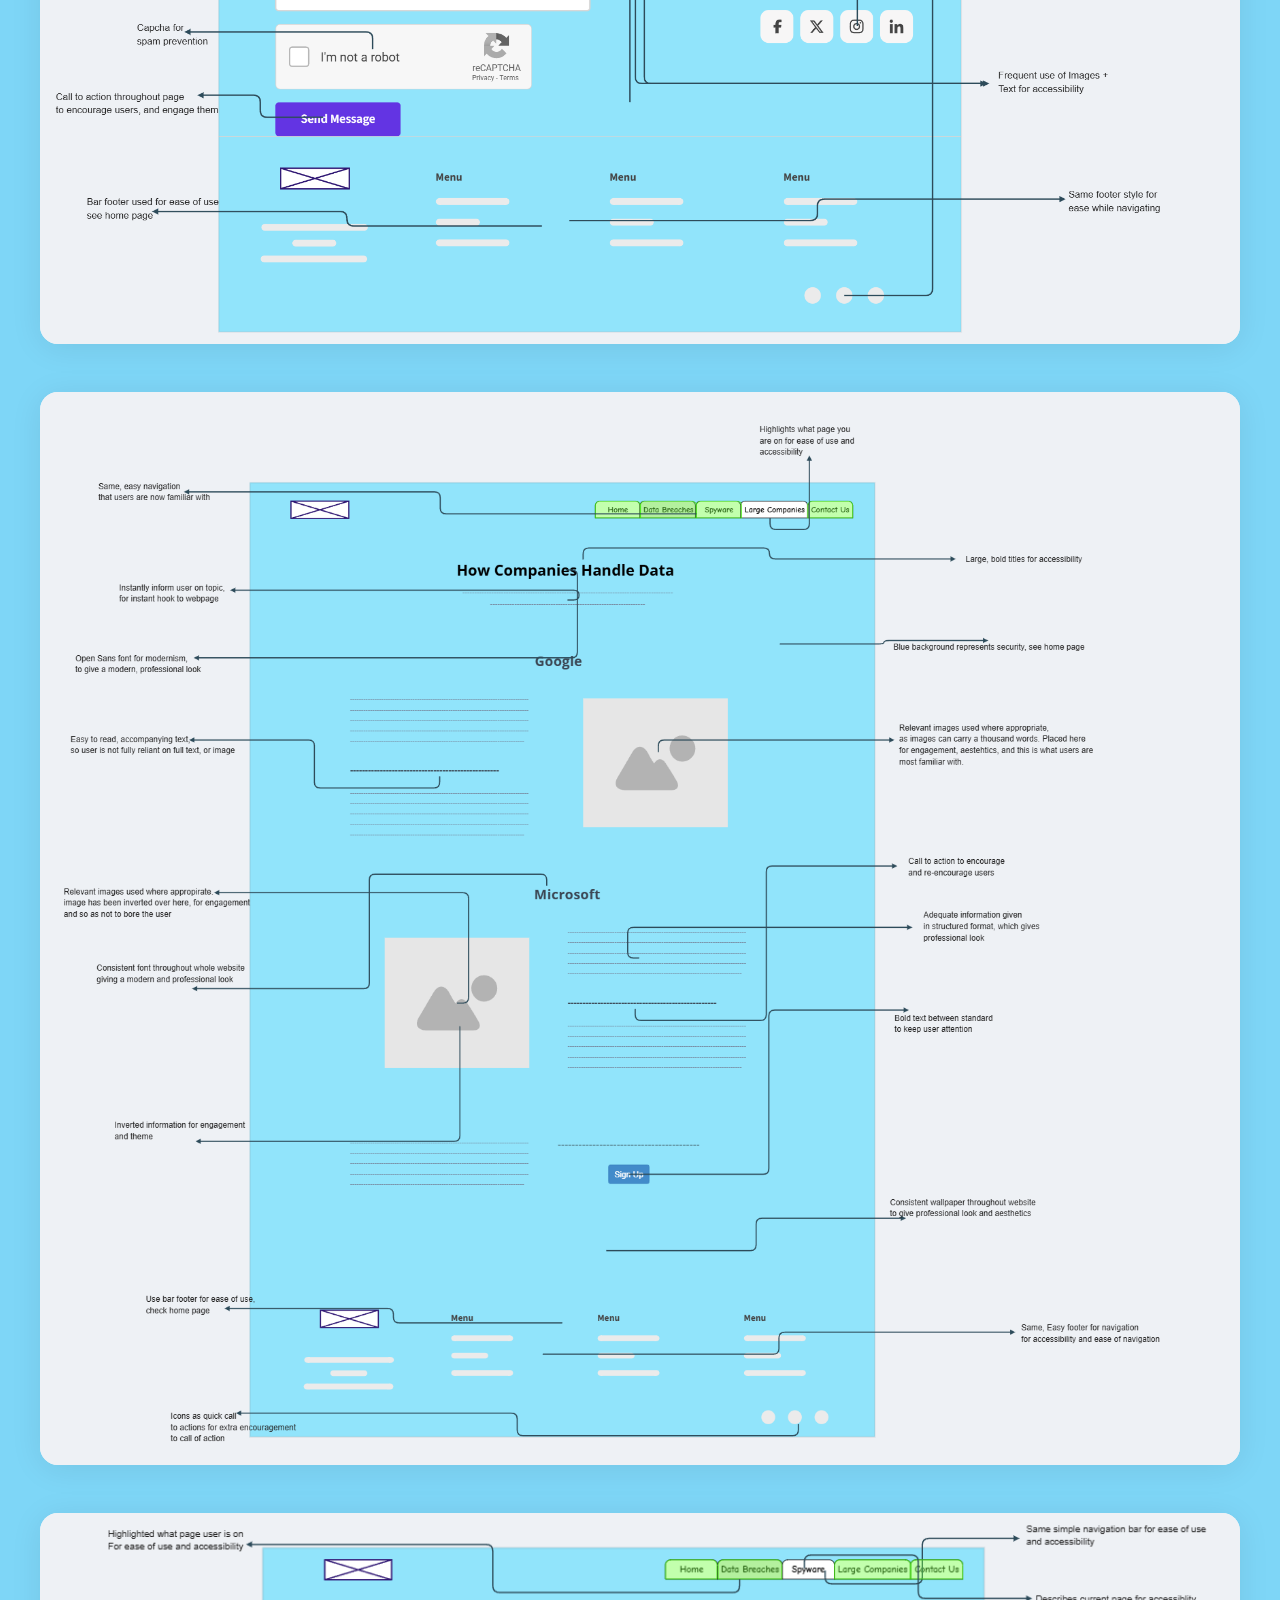
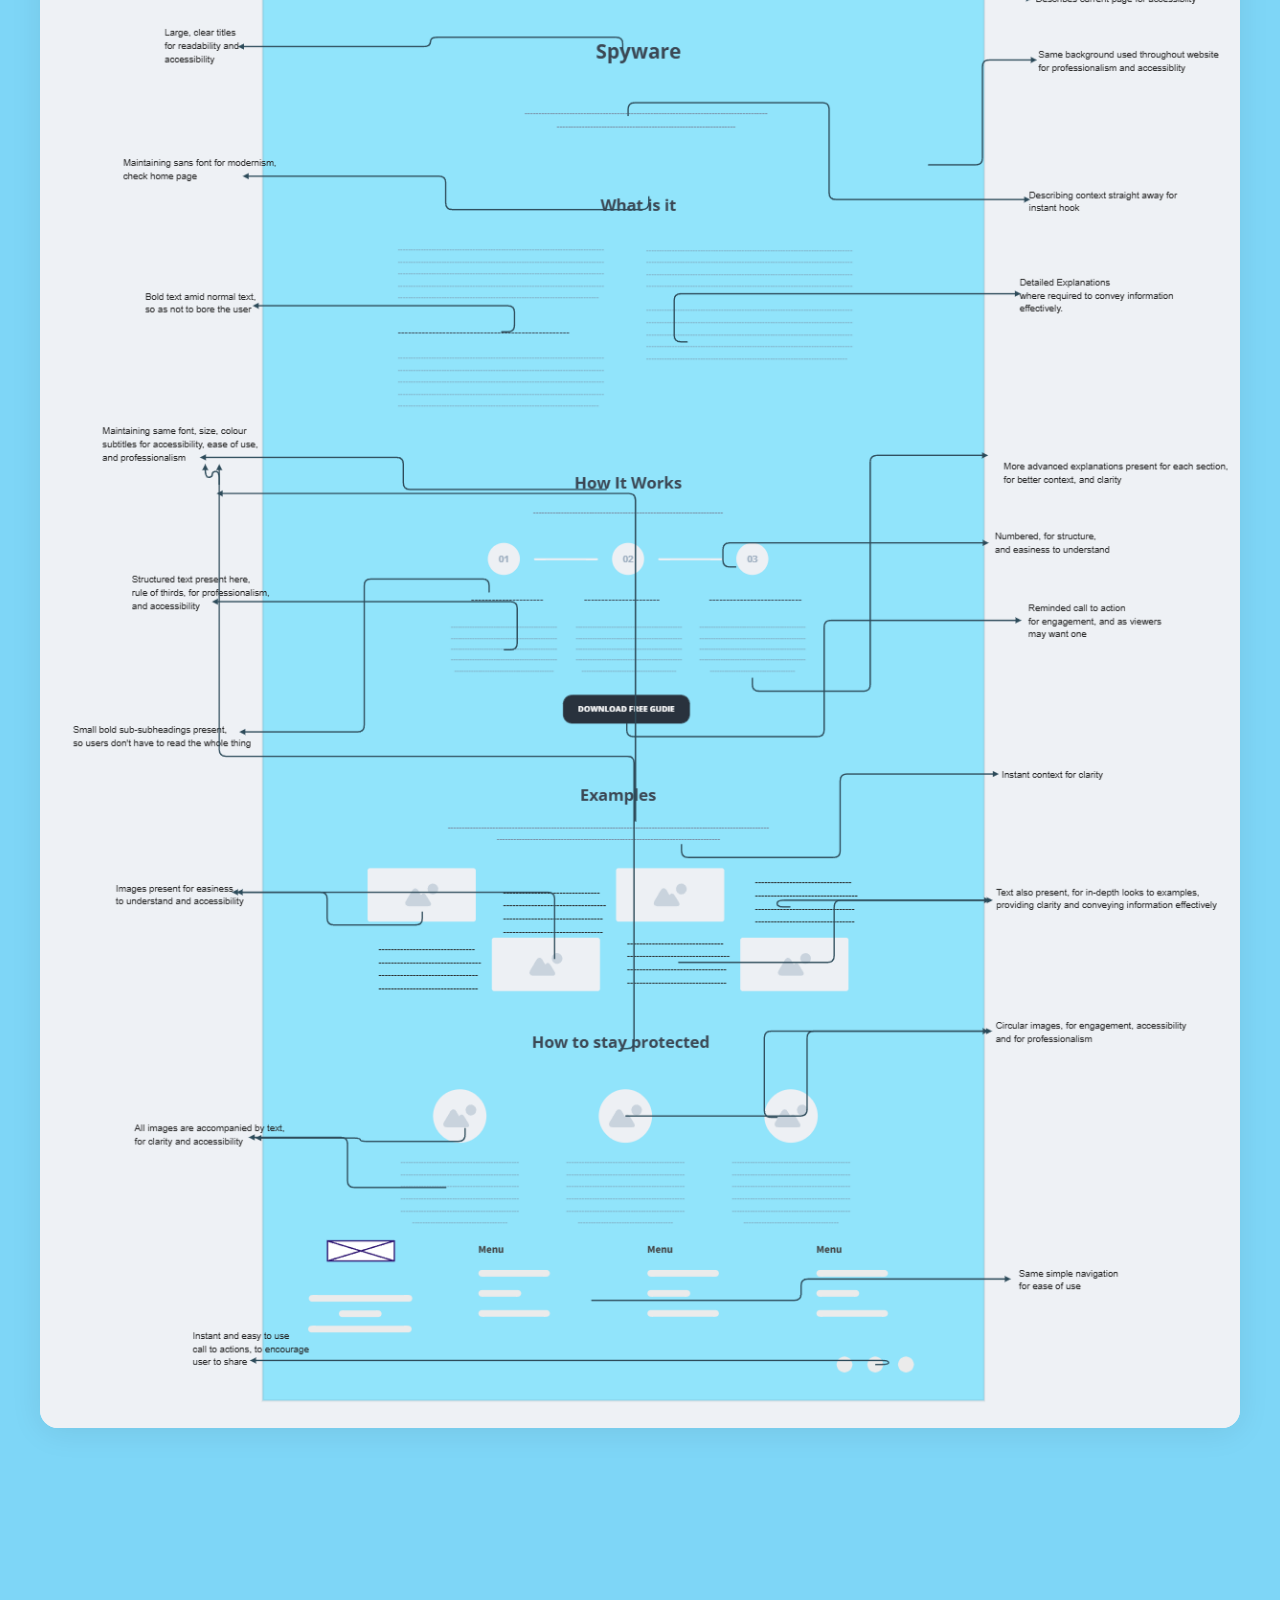
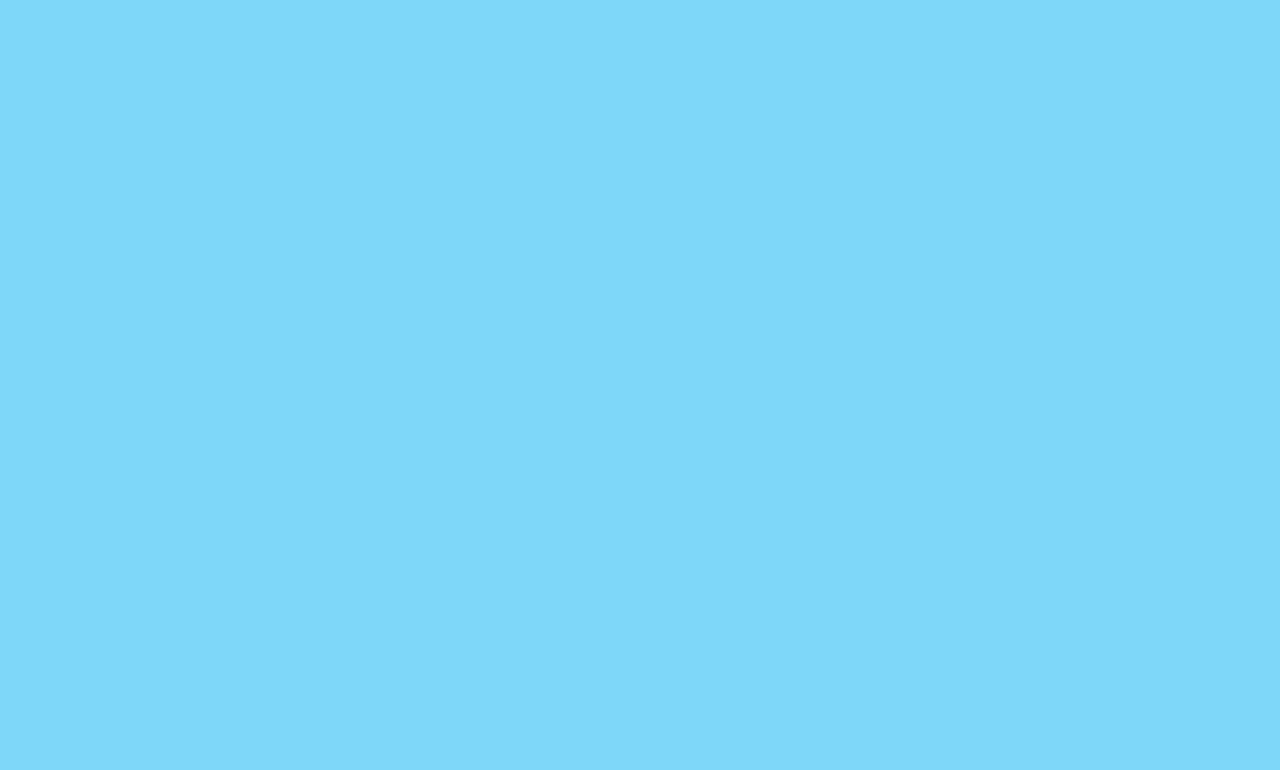
<file: materials.html>
<!DOCTYPE html>
<html lang="en">
<head>
  <meta charset="UTF-8">
  <meta name="viewport" content="width=device-width, initial-scale=1.0">
  <title>Materials</title>
  <link rel="stylesheet" href="styles.css">
</head>
<body>
  <header class="header">
    <div class="logo">
      <svg width="32" height="20" viewBox="0 0 32 20" fill="none" xmlns="http://www.w3.org/2000/svg"><rect width="32" height="20" rx="3" fill="#fff" stroke="#222" stroke-width="2"/><path d="M2 2L16 14L30 2" stroke="#222" stroke-width="2"/></svg>
    </div>
    <button class="nav-toggle" aria-label="Toggle navigation">
      <span class="bar"></span>
      <span class="bar"></span>
      <span class="bar"></span>
    </button>
    <div class="nav-backdrop"></div>
    <nav>
      <a class="nav-btn" href="index.html">Home</a>
      <a class="nav-btn" href="breaches.html">Data Breaches</a>
      <a class="nav-btn" href="spyware.html">Spyware</a>
      <a class="nav-btn" href="companies.html">Large Companies</a>
      <a class="nav-btn" href="contact.html">Contact Us</a>
      <a class="nav-btn" href="materials.html">Materials</a>
      <a class="nav-btn" href="citations.html">Citations</a>
      <a class="nav-btn" href="review.html">Review</a>
    </nav>
  </header>
  <main>
    <section class="hero hero-col">
      <div class="hero-title hero-title-mb">Materials</div>
      <p>This section contains screenshots on the ease of use and accesssibility points considedrd when creating this site. Below are annotated screenshots. At the bottom, there are justifications to the security measures taken place while creating this. </p>
      <div class="materials-img-list">
        <img src="Images/Main Page.png" alt="Main Page overview" class="img-materials">
        <img src="Images/Breaches.png" alt="Data Breaches visual" class="img-materials">
        <img src="Images/Concerns.png" alt="Privacy Concerns illustration" class="img-materials">
        <img src="Images/Handling Data.png" alt="Handling Data illustration" class="img-materials">
        <img src="Images/Spyware.png" alt="Spyware illustration" class="img-materials">
      </div>
    </section>
    <section class="additional-material-justifications fadein-box">
      <h2 class="amj-title">Additional Material Justifications</h2>
      <h3 class="amj-subtitle">User Accessibility Features</h3>
      <p class="amj-text">
        To ensure the website is accessible to all users, including those with disabilities, several key features were implemented. Firstly, all significant images on the site include descriptive <strong>alt text</strong> to provide context for users relying on screen readers. Secondly, high <strong>contrast</strong> between the text and background colours, such as black text on a light blue background, was used to ensure readability for users with visual impairments. Finally, a clear and consistent <strong>heading</strong> structure, with large headings and a simple navigation bar, was designed to make the site easy to browse for everyone. These features are justified because they help fulfill the principles of inclusive design, ensuring that no user is <strong>excluded</strong> from accessing the information on the site.
      </p>
      <h3 class="amj-subtitle">Digital Safety Measures</h3>
      <p class="amj-text">
        Protecting user data and ensuring a safe browsing experience are critical. The website is served over <strong>HTTPS</strong>, which encrypts all data transmitted between the user's browser and the server. This is essential for protecting any personal information submitted through the 'Contact Us' form. Additionally, a clear <strong>Privacy Policy</strong> will be linked in the site's footer, explicitly stating how user data is managed and that it will not be shared with third parties. This measure is justified because it builds <strong>trust</strong> with the user and demonstrates a commitment to ethical data handling, making them feel secure while browsing the site.
      </p>
    </section>
  </main>
  <footer>
    <div class="footer-left">
      <div class="footer-envelope">
        <svg width="32" height="20" viewBox="0 0 32 20" fill="none" xmlns="http://www.w3.org/2000/svg"><rect width="32" height="20" rx="3" fill="#fff" stroke="#222" stroke-width="2"/><path d="M2 2L16 14L30 2" stroke="#222" stroke-width="2"/></svg>
      </div>
    </div>
    <div class="footer-menu">
      <div class="footer-menu-col"><a href="companies.html">Large Companies</a></div>
      <div class="footer-menu-col"><a href="spyware.html">Spyware</a></div>
      <div class="footer-menu-col"><a href="breaches.html">Data Breaches</a></div>
      <div class="footer-menu-col"><a href="contact.html">Contact Us</a></div>
      <div class="footer-menu-col"><a href="materials.html">Materials</a></div>
      <div class="footer-menu-col"><a href="citations.html">Citations</a></div>
    </div>
    <div class="footer-copyright">
      &copy; 2025 @ Abdullah Ibna-Aamir
    </div>
    <div class="footer-right">
      <div class="footer-dots">
        <a href="#" target="_blank" aria-label="Facebook" class="footer-dot social-dot fb-dot">
          <svg width="16" height="16" viewBox="0 0 16 16" fill="#4267B2" xmlns="http://www.w3.org/2000/svg"><circle cx="8" cy="8" r="8"/><path d="M10.7 8.5h-1.1V13H7.2V8.5H6.5V7.2h0.7V6.5c0-0.7 0.3-1.8 1.8-1.8l1.3 0v1.4h-0.9c-0.1 0-0.3 0.1-0.3 0.3v0.6h1.2l-0.2 1.3z" fill="#fff"/></svg>
        </a>
        <a href="#" target="_blank" aria-label="Twitter" class="footer-dot social-dot tw-dot">
          <svg width="16" height="16" viewBox="0 0 16 16" fill="#1DA1F2" xmlns="http://www.w3.org/2000/svg"><circle cx="8" cy="8" r="8"/><path d="M12.7 6.1c0 0.1 0 0.3 0 0.4 0 4.1-3.1 8.8-8.8 8.8-1.7 0-3.3-0.5-4.6-1.4 0.2 0 0.4 0 0.6 0 1.4 0 2.7-0.5 3.7-1.3-1.3 0-2.3-0.9-2.7-2.1 0.2 0 0.4 0.1 0.6 0.1 0.3 0 0.7-0.1 1-0.2-1.4-0.3-2.3-1.5-2.3-2.9v-0.1c0.4 0.2 0.8 0.3 1.2 0.3-0.7-0.5-1.2-1.3-1.2-2.2 0-0.5 0.1-1 0.4-1.4 1.5 1.8 3.7 2.9 6.1 3-0.1-0.2-0.1-0.4-0.1-0.6 0-1.5 1.2-2.7 2.7-2.7 0.8 0 1.5 0.3 2 0.8 0.6-0.1 1.1-0.3 1.6-0.6-0.2 0.6-0.6 1.1-1.1 1.4 0.5-0.1 1-0.2 1.4-0.4-0.3 0.5-0.8 1-1.3 1.3z" fill="#fff"/></svg>
        </a>
        <a href="#" target="_blank" aria-label="Instagram" class="footer-dot social-dot ig-dot">
          <svg width="16" height="16" viewBox="0 0 16 16" fill="#E1306C" xmlns="http://www.w3.org/2000/svg"><circle cx="8" cy="8" r="8"/><g><circle cx="8" cy="8" r="3" fill="#fff"/><circle cx="12.2" cy="3.8" r="0.7" fill="#fff"/></g></svg>
        </a>
      </div>
    </div>
  </footer>
  <script src="index.js"></script>
</body>
</html>
</file>
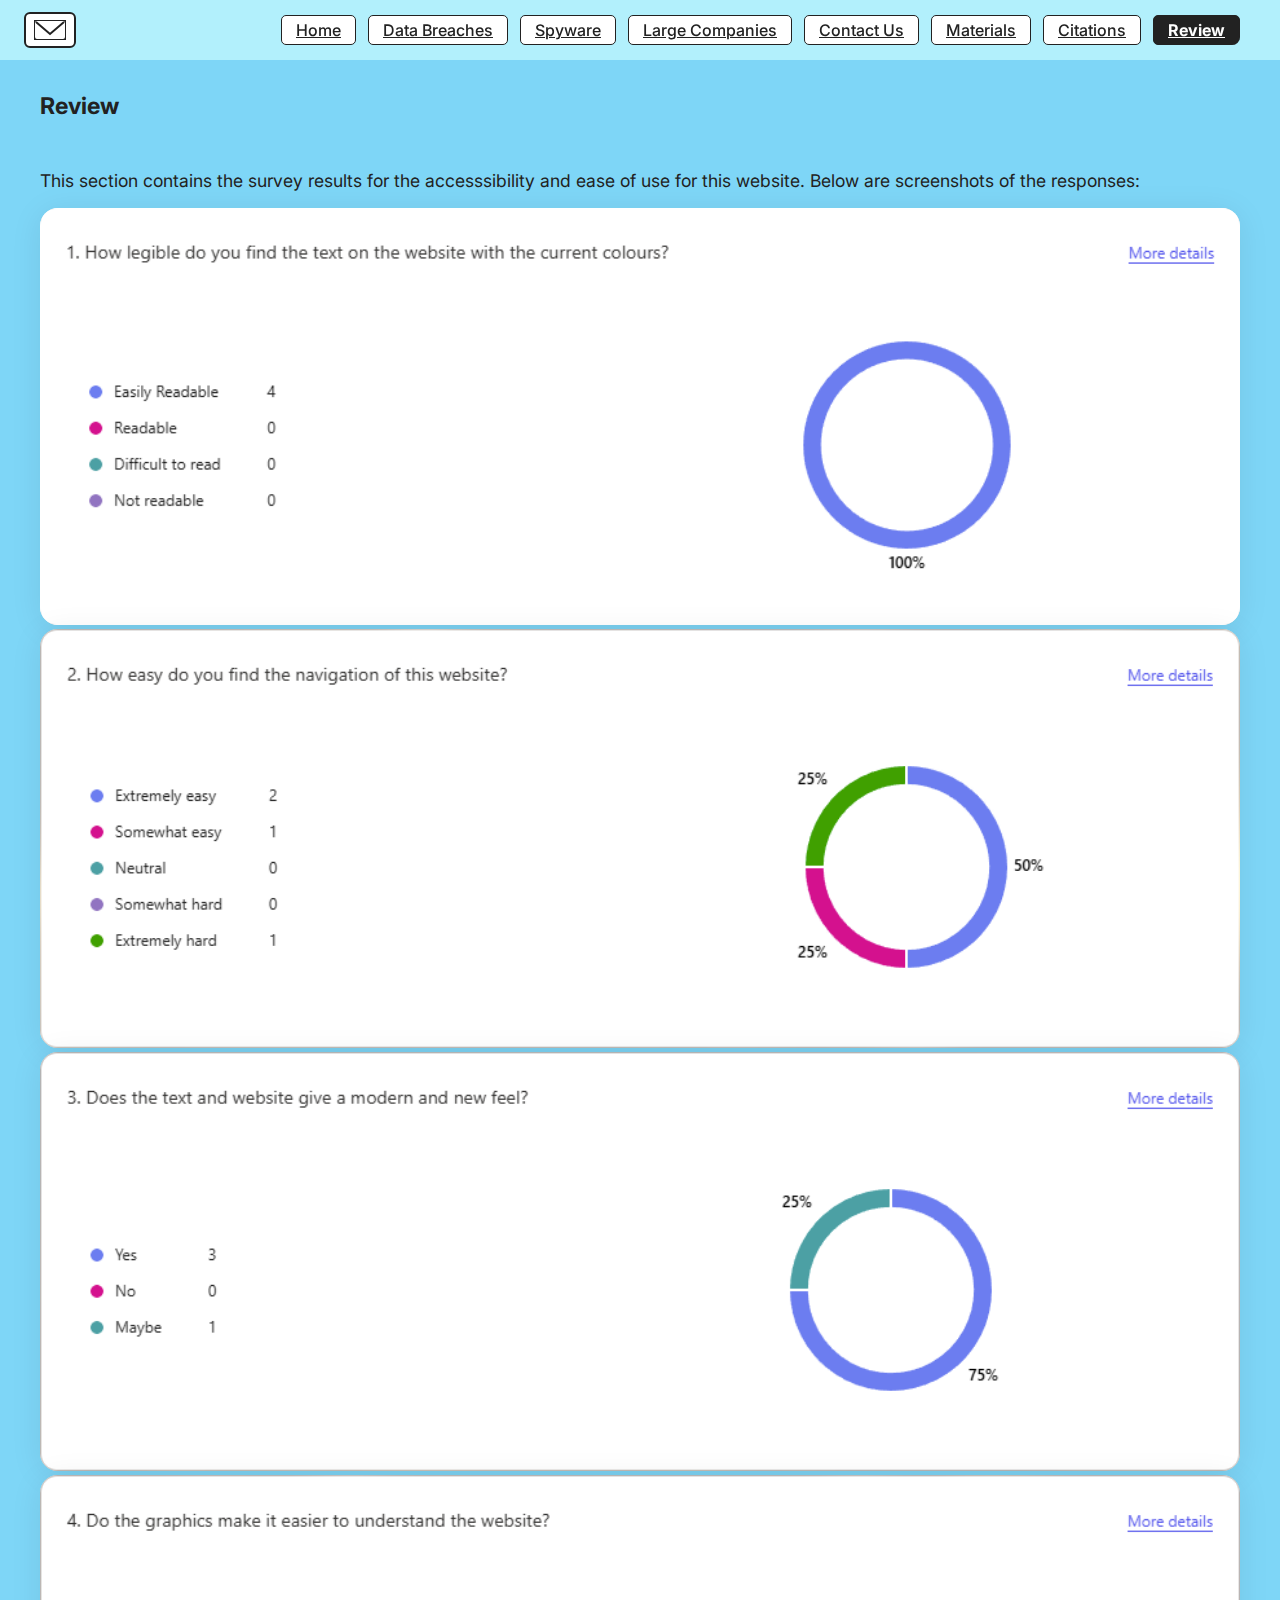
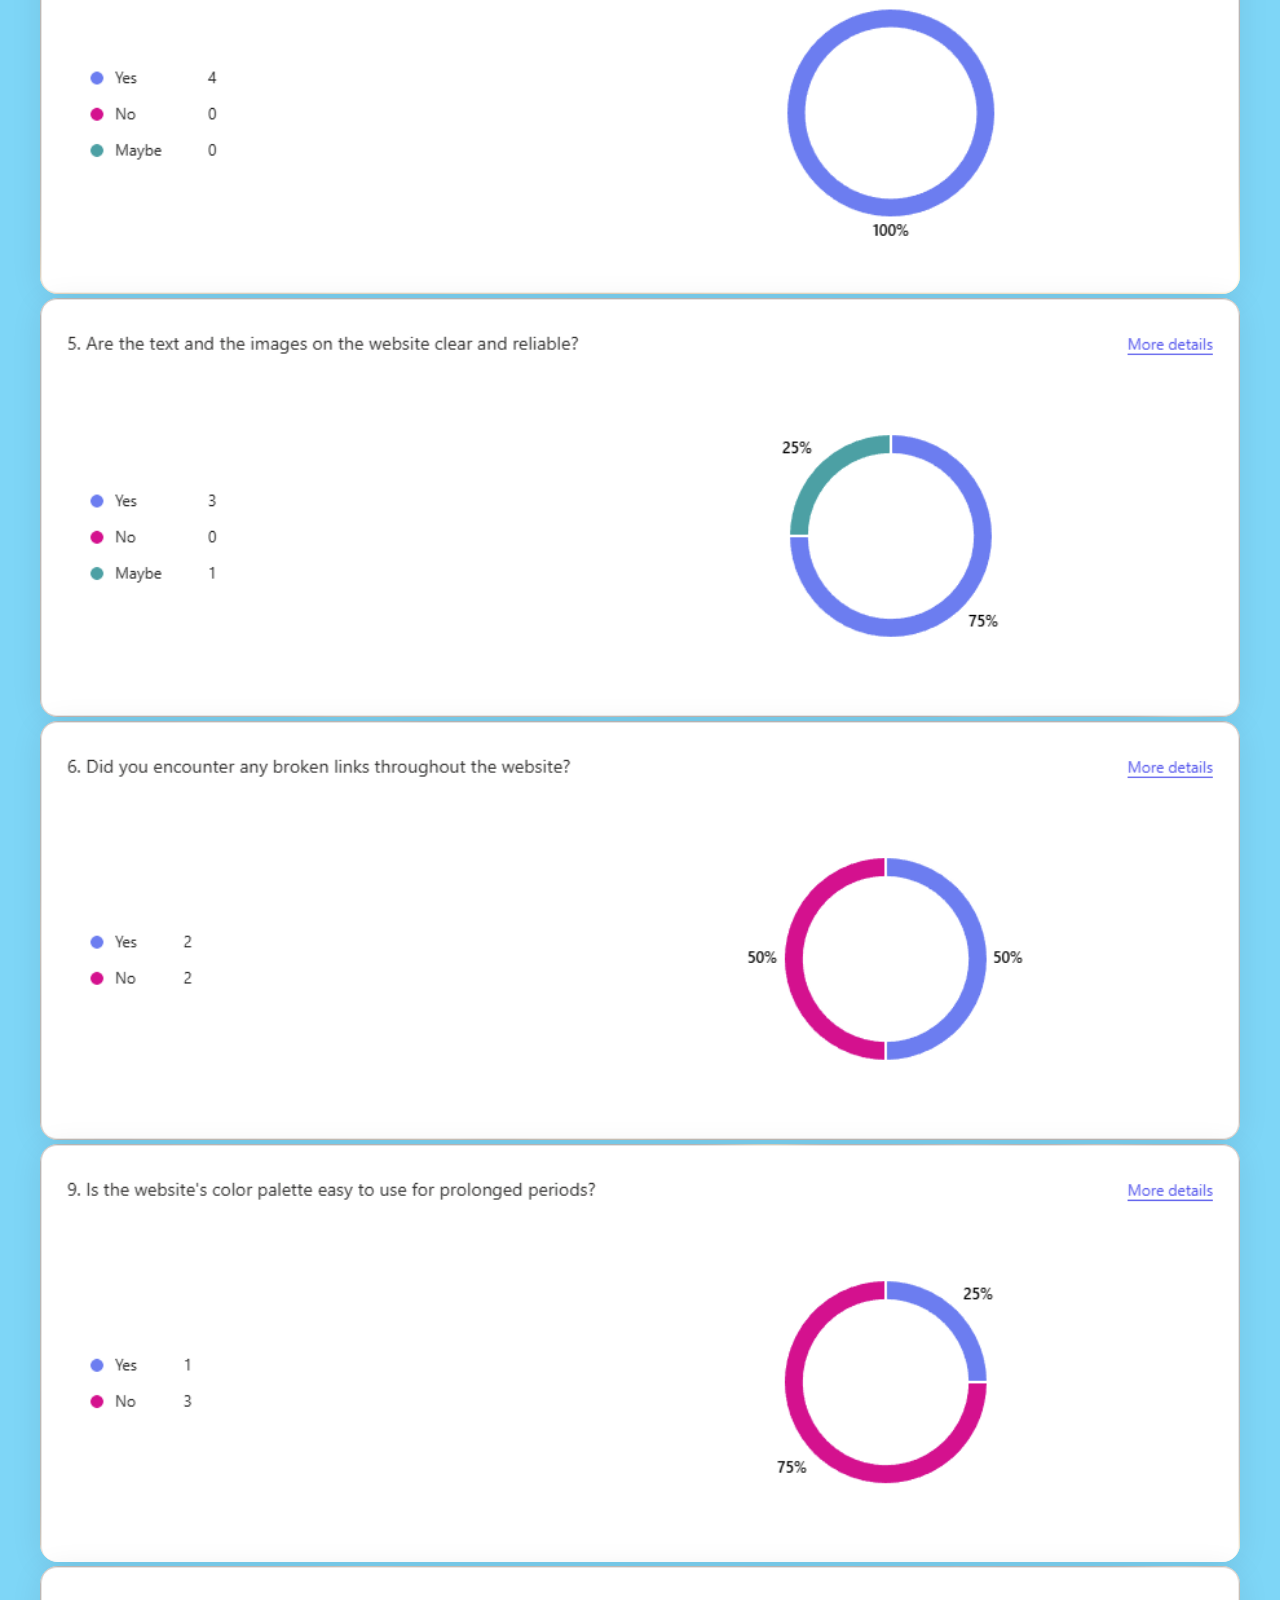
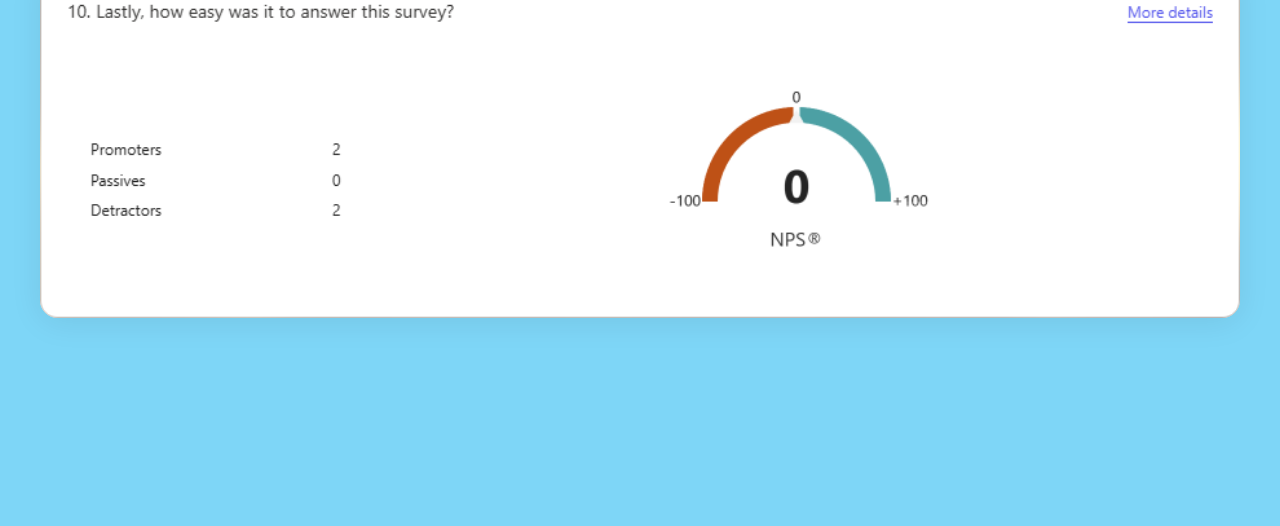
<file: review.html>
<!DOCTYPE html>
<html lang="en">
<head>
  <meta charset="UTF-8">
  <meta name="viewport" content="width=device-width, initial-scale=1.0">
  <title>Review</title>
  <link rel="stylesheet" href="styles.css">
</head>
<body>
  <header class="header">
    <div class="logo">
      <svg width="32" height="20" viewBox="0 0 32 20" fill="none" xmlns="http://www.w3.org/2000/svg"><rect width="32" height="20" rx="3" fill="#fff" stroke="#222" stroke-width="2"/><path d="M2 2L16 14L30 2" stroke="#222" stroke-width="2"/></svg>
    </div>
    <button class="nav-toggle" aria-label="Toggle navigation">
      <span class="bar"></span>
      <span class="bar"></span>
      <span class="bar"></span>
    </button>
    <div class="nav-backdrop"></div>
    <nav>
      <a class="nav-btn" href="index.html">Home</a>
      <a class="nav-btn" href="breaches.html">Data Breaches</a>
      <a class="nav-btn" href="spyware.html">Spyware</a>
      <a class="nav-btn" href="companies.html">Large Companies</a>
      <a class="nav-btn" href="contact.html">Contact Us</a>
      <a class="nav-btn" href="materials.html">Materials</a>
      <a class="nav-btn" href="citations.html">Citations</a>
      <a class="nav-btn active" href="review.html">Review</a>
    </nav>
  </header>
  <main>
    <section class="hero hero-col">
      <div class="hero-title hero-title-mb" style="text-align: center;">Review</div>
      <p>This section contains the survey results for the accesssibility and ease of use for this website. Below are screenshots of the responses:</p>
      <div class="review-img-list">
        <img src="Images/Review/Screenshot 2025-06-19 075506.png" alt="Landscape 1" class="img-materials">
        <img src="Images/Review/Screenshot 2025-06-19 075540.png" alt="Landscape 2" class="img-materials">
        <img src="Images/Review/Screenshot 2025-06-19 075555.png" alt="Landscape 3" class="img-materials">
        <img src="Images/Review/Screenshot 2025-06-19 075605.png" alt="Landscape 4" class="img-materials">
        <img src="Images/Review/Screenshot 2025-06-19 075620.png" alt="Landscape 5" class="img-materials">
        <img src="Images/Review/Screenshot 2025-06-19 075628.png" alt="Landscape 6" class="img-materials">
        <img src="Images/Review/Screenshot 2025-06-19 075700.png" alt="Landscape 7" class="img-materials">
        <img src="Images/Review/Screenshot 2025-06-19 075716.png" alt="Landscape 8" class="img-materials">
      </div>
    </section>
  </main>
  <footer>
    <div class="footer-left">
      <div class="footer-envelope">
        <svg width="32" height="20" viewBox="0 0 32 20" fill="none" xmlns="http://www.w3.org/2000/svg"><rect width="32" height="20" rx="3" fill="#fff" stroke="#222" stroke-width="2"/><path d="M2 2L16 14L30 2" stroke="#222" stroke-width="2"/></svg>
      </div>
    </div>
    <div class="footer-menu">
      <div class="footer-menu-col"><a href="companies.html">Large Companies</a></div>
      <div class="footer-menu-col"><a href="spyware.html">Spyware</a></div>
      <div class="footer-menu-col"><a href="breaches.html">Data Breaches</a></div>
      <div class="footer-menu-col"><a href="contact.html">Contact Us</a></div>
      <div class="footer-menu-col"><a href="materials.html">Materials</a></div>
      <div class="footer-menu-col"><a href="citations.html">Citations</a></div>
      <div class="footer-menu-col"><a href="review.html" class="active">Review</a></div>
    </div>
    <div class="footer-copyright">
      &copy; 2025 @ Abdullah Ibna-Aamir
    </div>
    <div class="footer-right">
      <div class="footer-dots">
        <a href="#" target="_blank" aria-label="Facebook" class="footer-dot social-dot fb-dot">
          <svg width="16" height="16" viewBox="0 0 16 16" fill="#4267B2" xmlns="http://www.w3.org/2000/svg"><circle cx="8" cy="8" r="8"/><path d="M10.7 8.5h-1.1V13H7.2V8.5H6.5V7.2h0.7V6.5c0-0.7 0.3-1.8 1.8-1.8l1.3 0v1.4h-0.9c-0.1 0-0.3 0.1-0.3 0.3v0.6h1.2l-0.2 1.3z" fill="#fff"/></svg>
        </a>
        <a href="#" target="_blank" aria-label="Twitter" class="footer-dot social-dot tw-dot">
          <svg width="16" height="16" viewBox="0 0 16 16" fill="#1DA1F2" xmlns="http://www.w3.org/2000/svg"><circle cx="8" cy="8" r="8"/><path d="M12.7 6.1c0 0.1 0 0.3 0 0.4 0 4.1-3.1 8.8-8.8 8.8-1.7 0-3.3-0.5-4.6-1.4 0.2 0 0.4 0 0.6 0 1.4 0 2.7-0.5 3.7-1.3-1.3 0-2.3-0.9-2.7-2.1 0.2 0 0.4 0.1 0.6 0.1 0.3 0 0.7-0.1 1-0.2-1.4-0.3-2.3-1.5-2.3-2.9v-0.1c0.4 0.2 0.8 0.3 1.2 0.3-0.7-0.5-1.2-1.3-1.2-2.2 0-0.5 0.1-1 0.4-1.4 1.5 1.8 3.7 2.9 6.1 3-0.1-0.2-0.1-0.4-0.1-0.6 0-1.5 1.2-2.7 2.7-2.7 0.8 0 1.5 0.3 2 0.8 0.6-0.1 1.1-0.3 1.6-0.6-0.2 0.6-0.6 1.1-1.1 1.4 0.5-0.1 1-0.2 1.4-0.4-0.3 0.5-0.8 1-1.3 1.3z" fill="#fff"/></svg>
        </a>
        <a href="#" target="_blank" aria-label="Instagram" class="footer-dot social-dot ig-dot">
          <svg width="16" height="16" viewBox="0 0 16 16" fill="#E1306C" xmlns="http://www.w3.org/2000/svg"><circle cx="8" cy="8" r="8"/><g><circle cx="8" cy="8" r="3" fill="#fff"/><circle cx="12.2" cy="3.8" r="0.7" fill="#fff"/></g></svg>
        </a>
      </div>
    </div>
  </footer>
  <script src="index.js"></script>
</body>
</html>
</file>
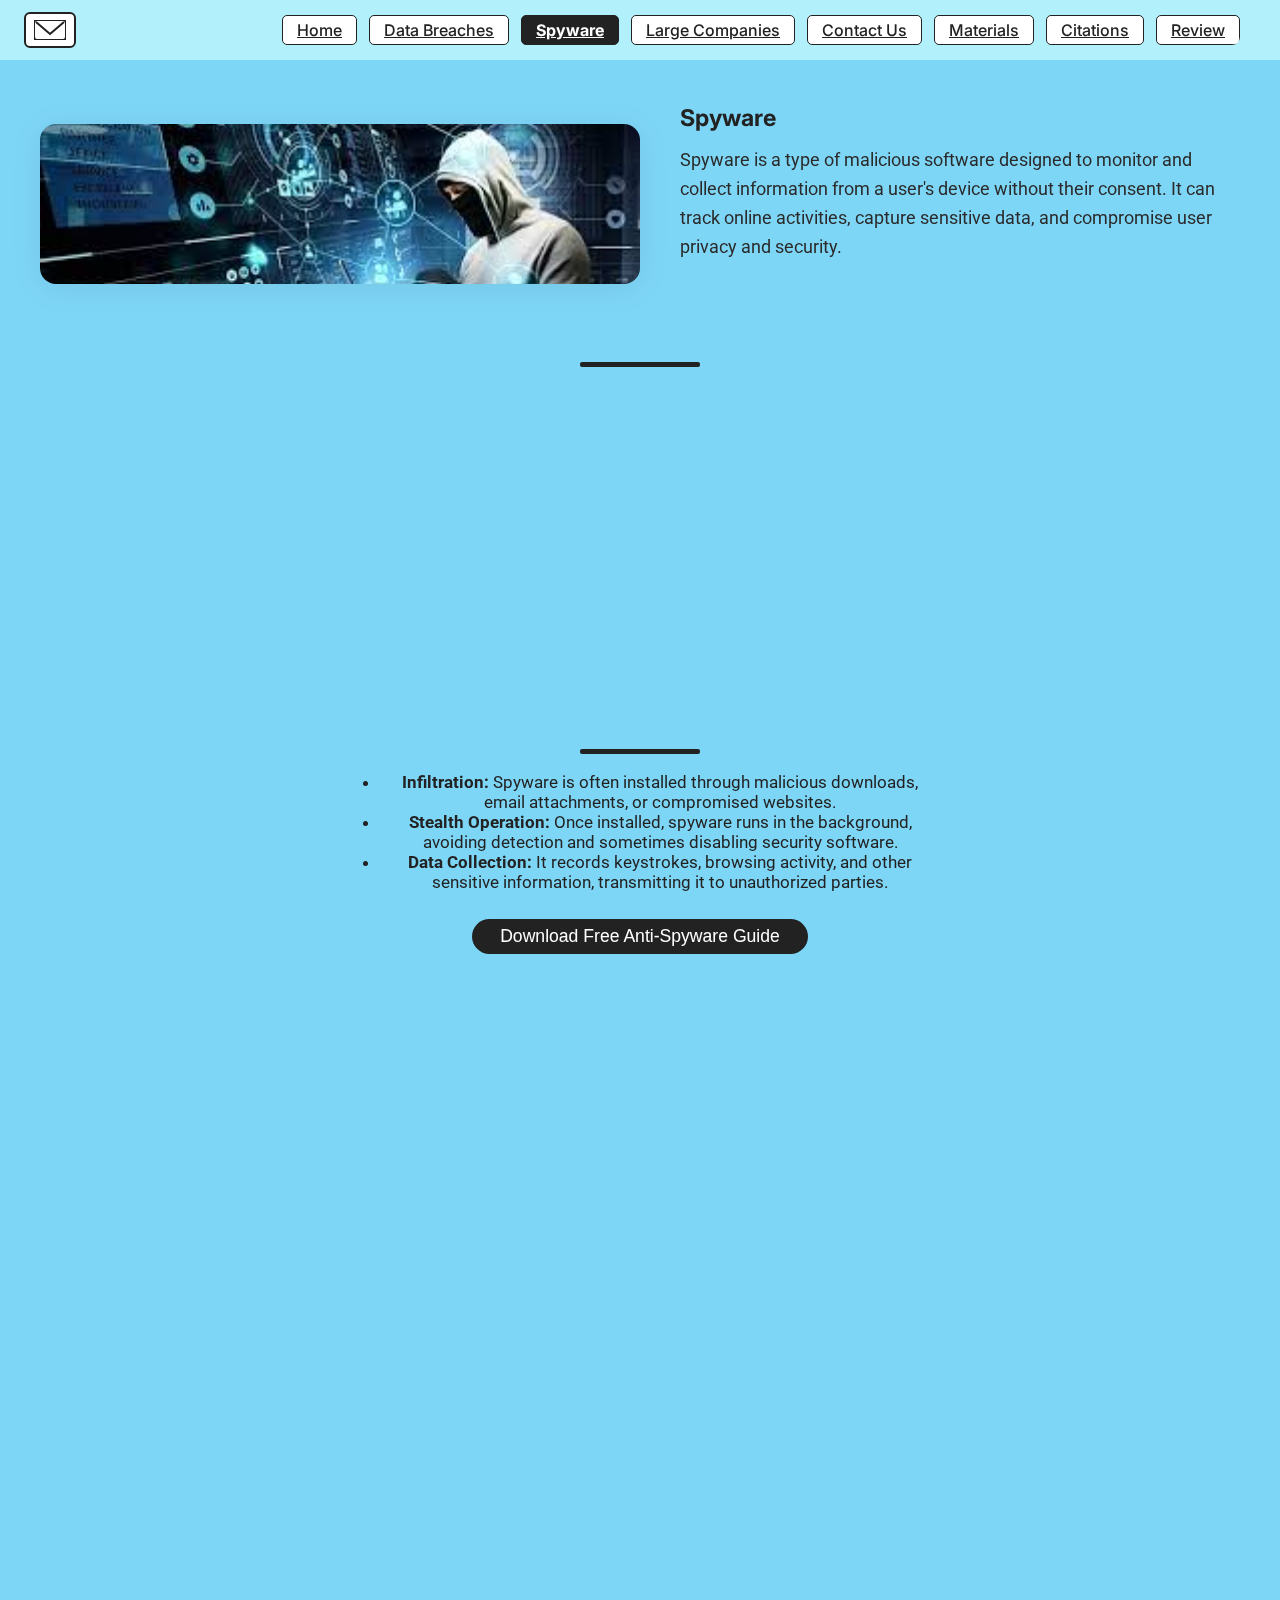
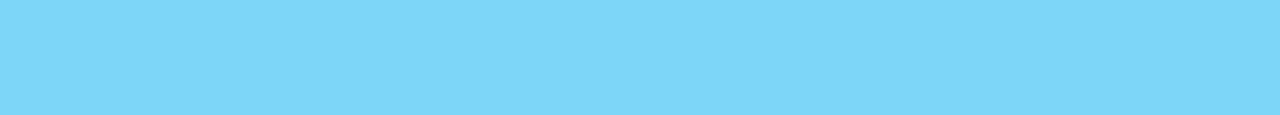
<file: spyware.html>
<!DOCTYPE html>
<html lang="en">
<head>
  <meta charset="UTF-8">
  <meta name="viewport" content="width=device-width, initial-scale=1.0">
  <title>Spyware | Privacy Concerns in Digital Media</title>
  <link rel="stylesheet" href="styles.css">
</head>
<body>
  <header class="header">
    <div class="logo">
      <svg width="32" height="20" viewBox="0 0 32 20" fill="none" xmlns="http://www.w3.org/2000/svg"><rect width="32" height="20" rx="3" fill="#fff" stroke="#222" stroke-width="2"/><path d="M2 2L16 14L30 2" stroke="#222" stroke-width="2"/></svg>
    </div>
    <button class="nav-toggle" aria-label="Toggle navigation">
      <span class="bar"></span>
      <span class="bar"></span>
      <span class="bar"></span>
    </button>
    <div class="nav-backdrop"></div>
    <nav>
      <a class="nav-btn" href="index.html">Home</a>
      <a class="nav-btn" href="breaches.html">Data Breaches</a>
      <a class="nav-btn active" href="spyware.html">Spyware</a>
      <a class="nav-btn" href="companies.html">Large Companies</a>
      <a class="nav-btn" href="contact.html">Contact Us</a>
      <a class="nav-btn" href="materials.html">Materials</a>
      <a class="nav-btn" href="citations.html">Citations</a>
      <a class="nav-btn" href="review.html">Review</a>
    </nav>
  </header>
  <main>
    <section class="hero">
      <img class="hero-img img-spyware" src="Images/download (2).jpeg" alt="Spyware illustration">
      <div class="hero-content">
        <div class="hero-title">Spyware</div>
        <div class="hero-desc">Spyware is a type of malicious software designed to monitor and collect information from a user's device without their consent. It can track online activities, capture sensitive data, and compromise user privacy and security.</div>
      </div>
    </section>
    <section class="info-leak">
      <div class="info-title">What is Spyware?</div>
      <div class="info-line"></div>
      <div class="cards">
        <div class="card">
          <img src="Images/download (3).jpeg" alt="Spyware code illustration">
          <h3>Stealth Surveillance</h3>
          <p>Spyware often operates covertly, collecting data and transmitting it to third parties. It is commonly distributed through deceptive downloads or bundled with legitimate software.</p>
        </div>
        <div class="card">
          <img src="Images/download 4.jpeg" alt="Spyware detection illustration">
          <h3>Difficult to Detect</h3>
          <p>Spyware can disguise itself as legitimate applications, making detection challenging. Its presence may result in reduced device performance and increased risk of data theft.</p>
        </div>
      </div>
    </section>
    <section class="publicity">
      <div class="publicity-title">How Spyware Operates</div>
      <div class="publicity-lines"><div class="line"></div></div>
      <div class="publicity-text">
        <ul>
          <li><b>Infiltration:</b> Spyware is often installed through malicious downloads, email attachments, or compromised websites.</li>
          <li><b>Stealth Operation:</b> Once installed, spyware runs in the background, avoiding detection and sometimes disabling security software.</li>
          <li><b>Data Collection:</b> It records keystrokes, browsing activity, and other sensitive information, transmitting it to unauthorized parties.</li>
        </ul>
      </div>
      <button class="publicity-share" onclick="window.location.href='assessment-note.html'">Download Free Anti-Spyware Guide</button>
    </section>
    <section class="info-leak">
      <div class="info-title">Examples of Spyware</div>
      <div class="info-line"></div>
      <div class="cards">
        <div class="card">
          <img src="Images/download (4).jpeg" alt="Mobile spyware illustration">
          <h3>Mobile Spyware</h3>
          <p>Some mobile applications may monitor calls, messages, and location data without user consent, posing significant privacy risks.</p>
        </div>
        <div class="card">
          <img src="Images/download (5).jpeg" alt="Keylogger illustration">
          <h3>Keyloggers</h3>
          <p>Keyloggers are programs that record keystrokes, capturing sensitive information such as passwords and financial data.</p>
        </div>
        <div class="card">
          <img src="Images/Untitled-design.jpg" alt="Browser hijacker illustration">
          <h3>Browser Hijackers</h3>
          <p>Browser hijackers alter browser settings, redirect searches, and collect browsing data, often resulting in unwanted advertisements and privacy breaches.</p>
        </div>
      </div>
    </section>
    <br>
    <br>
    <section class="safety-content">
      <div class="safety-title">How to Protect Against Spyware</div>
      <div class="examples-details">
        <div class="example-detail">
          <h3>Keep Software Updated</h3>
          <p>Regularly update operating systems and applications to address security vulnerabilities that spyware may exploit.</p>
        </div>
        <div class="example-detail">
          <h3>Use Antivirus Protection</h3>
          <p>Install reputable antivirus and anti-spyware software, and perform regular scans to detect and remove threats.</p>
        </div>
      </div>
    </section>
  </main>
  <footer>
    <div class="footer-left">
      <div class="footer-envelope">
        <svg width="32" height="20" viewBox="0 0 32 20" fill="none" xmlns="http://www.w3.org/2000/svg"><rect width="32" height="20" rx="3" fill="#fff" stroke="#222" stroke-width="2"/><path d="M2 2L16 14L30 2" stroke="#222" stroke-width="2"/></svg>
      </div>
    </div>
    <div class="footer-menu">
      <div class="footer-menu-col"><a href="companies.html">Large Companies</a></div>
      <div class="footer-menu-col"><a href="spyware.html" class="active">Spyware</a></div>
      <div class="footer-menu-col"><a href="breaches.html">Data Breaches</a></div>
      <div class="footer-menu-col"><a href="contact.html">Contact Us</a></div>
      <div class="footer-menu-col"><a href="materials.html">Materials</a></div>
      <div class="footer-menu-col"><a href="citations.html">Citations</a></div>
    </div>
    <div class="footer-copyright">
      &copy; 2025 @ Abdullah Ibna-Aamir
    </div>
    <div class="footer-right">
      <div class="footer-dots">
        <a href="#" target="_blank" aria-label="Facebook" class="footer-dot social-dot fb-dot">
          <svg width="24" height="24" viewBox="0 0 24 24"><circle cx="12" cy="12" r="12" fill="#4267B2"/><path d="M15.36 8.26h-1.36c-.18 0-.36.18-.36.36v1.08h1.72l-.22 1.72h-1.5v4.32h-1.8v-4.32h-1.08v-1.72h1.08v-1.08c0-1.08.72-1.8 1.8-1.8h1.36v1.44z" fill="#fff"/></svg>
        </a>
        <a href="#" target="_blank" aria-label="Twitter" class="footer-dot social-dot tw-dot">
          <svg width="24" height="24" viewBox="0 0 24 24"><circle cx="12" cy="12" r="12" fill="#1DA1F2"/><path d="M19.07 8.14c-.36.16-.75.27-1.16.32.42-.25.74-.65.89-1.12-.39.23-.82.4-1.28.49-.37-.39-.89-.64-1.47-.64-1.12 0-2.03.91-2.03 2.03 0 .16.02.32.05.47-1.69-.08-3.19-.89-4.19-2.12-.18.31-.29.67-.29 1.05 0 .72.37 1.36.93 1.73-.34-.01-.66-.1-.94-.26v.03c0 1.01.72 1.85 1.67 2.04-.18.05-.37.08-.56.08-.14 0-.27-.01-.4-.04.27.85 1.05 1.47 1.98 1.49-.72.56-1.62.89-2.6.89-.17 0-.33-.01-.5-.03.93.6 2.04.95 3.23.95 3.88 0 6-3.22 6-6v-.27c.41-.29.76-.65 1.04-1.06z" fill="#fff"/></svg>
        </a>
        <a href="#" target="_blank" aria-label="Instagram" class="footer-dot social-dot ig-dot">
          <svg width="24" height="24" viewBox="0 0 24 24"><circle cx="12" cy="12" r="12" fill="#E1306C"/><path d="M16.5 7.5a1 1 0 1 1-2 0 1 1 0 0 1 2 0zm-4.5 1.5a3 3 0 1 0 0 6 3 3 0 0 0 0-6zm0 1.2a1.8 1.8 0 1 1 0 3.6 1.8 1.8 0 0 1 0-3.6zm4.2 1.2c0-.28-.22-.5-.5-.5h-1.1a.5.5 0 0 0-.5.5v1.1c0 .28.22.5.5.5h1.1c.28 0 .5-.22.5-.5v-1.1z" fill="#fff"/></svg>
        </a>
      </div>
    </div>
  </footer>
  <script src="index.js"></script>
</body>
</html>
</file>
<file: styles.css>
@import url('https://fonts.googleapis.com/css2?family=Inter:wght@400;600;700&family=Roboto:wght@400;500&display=swap');
body {
  margin: 0;
  font-family: 'Inter', 'Roboto', Arial, sans-serif;
  font-size: 1.1rem;
  background: #7ed6f7;
  color: #222;
}
main, .hero, .social-media, .info-leak, .publicity {
  background: none;
}
.header {
  display: flex;
  justify-content: space-between;
  align-items: center;
  padding: 12px 40px 12px 24px;
  background: #b2f0fc;
  position: relative;
  z-index: 2002;
}
.header .logo {
  width: 48px;
  height: 32px;
  background: #fff;
  border-radius: 6px;
  display: flex;
  align-items: center;
  justify-content: center;
  font-size: 1.2rem;
  font-weight: bold;
  border: 2px solid #222;
}
.nav-toggle {
  display: none;
  flex-direction: column;
  justify-content: center;
  align-items: center;
  width: 40px;
  height: 40px;
  background: none;
  border: none;
  cursor: pointer;
  margin-left: 10px;
  z-index: 1001;
}
.nav-toggle .bar {
  width: 26px;
  height: 3px;
  background: #222;
  margin: 4px 0;
  border-radius: 2px;
  transition: 0.3s;
}
.header nav {
  display: flex;
  gap: 8px;
  transition: max-height 0.3s, opacity 0.3s;
  position: absolute;
  top: 100%;
  right: 0;
  left: 0;
  background: transparent;
  flex-direction: column;
  align-items: flex-start;
  gap: 0;
  max-height: 0;
  overflow: hidden;
  opacity: 0;
  pointer-events: none;
  border-bottom-left-radius: 8px;
  border-bottom-right-radius: 8px;
  box-shadow: 0 4px 16px rgba(0,0,0,0.07);
  transition: max-height 0.3s, opacity 0.3s;
  z-index: 2001;
}
.header nav.open {
  max-height: 400px;
  opacity: 1;
  pointer-events: auto;
  padding: 8px 0 12px 16px;
  z-index: 2001;
}
.header .nav-btn {
  background: #fff;
  color: #222;
  border: 1.5px solid #222;
  border-radius: 5px;
  padding: 4px 14px;
  font-size: 1rem;
  margin-left: 4px;
  cursor: pointer;
  font-family: 'Inter', Arial, sans-serif;
  font-weight: 500;
  transition: background 0.2s, color 0.2s;
}
.header .nav-btn.active {
  background: #222;
  color: #fff;
  font-weight: 700;
}
.header .nav-btn:hover {
  background: #eafcff;
  color: #222;
}
.hero {
  display: flex;
  align-items: flex-start;
  justify-content: flex-start;
  max-width: 1200px;
  margin: 32px auto 0 auto;
  gap: 40px;
  padding: 0 32px;
}
.hero-img {
  width: 260px;
  height: 160px;
  object-fit: cover;
  border-radius: 10px;
  background: #eee;
  box-shadow: 0 2px 8px rgba(0,0,0,0.07);
}
.hero-content {
  flex: 1;
  display: flex;
  flex-direction: column;
  align-items: flex-start;
  margin-top: 12px;
}
.hero-title {
  font-size: 1.45rem;
  font-weight: 700;
  margin-bottom: 12px;
  text-align: center;
}
.hero-desc {
  font-family: 'Roboto', Arial, sans-serif;
  font-size: 1.13rem;
  color: #2a2a2a;
  margin-bottom: 18px;
  margin-top: 2px;
  line-height: 1.6;
  max-width: 600px;
}
.hero-lines {
  width: 100%;
  margin-bottom: 12px;
}
.hero-lines .line {
  width: 180px;
  height: 7px;
  background: #222;
  border-radius: 3px;
  margin: 6px 0;
}
.hero-share {
  margin-top: 10px;
  background: #222;
  color: #fff;
  border: none;
  border-radius: 18px;
  padding: 7px 28px;
  font-size: 1.1rem;
  cursor: pointer;
}
.social-media {
  max-width: 900px;
  margin: 48px auto 0 auto;
  padding: 0 32px;
  text-align: center;
}
.sm-title {
  font-size: 1.15rem;
  font-weight: 700;
  margin-bottom: 10px;
}
.sm-lines {
  margin: 0 auto 18px auto;
}
.sm-lines .line {
  width: 120px;
  height: 5px;
  background: #222;
  border-radius: 2px;
  margin: 4px auto;
}
.sm-text {
  margin: 0 auto 12px auto;
  max-width: 600px;
  font-size: 1.05rem;
}
.sm-img-container {
  margin: 0 auto;
  width: 320px;
  height: 160px;
  background: #fff;
  border-radius: 12px;
  display: flex;
  align-items: center;
  justify-content: center;
  box-shadow: 0 2px 8px rgba(0,0,0,0.07);
}
.sm-img {
  width: 260px;
  height: 120px;
  object-fit: cover;
  border-radius: 8px;
}
.info-leak {
  max-width: 1200px;
  margin: 48px auto 0 auto;
  padding: 0 32px;
  text-align: center;
}
.info-title {
  font-size: 1.15rem;
  font-weight: 700;
  margin-bottom: 8px;
}
.info-line {
  width: 120px;
  height: 5px;
  background: #222;
  border-radius: 2px;
  margin: 0 auto 18px auto;
}
.cards {
  display: flex;
  justify-content: center;
  gap: 32px;
  margin-top: 10px;
}
.card {
  background: #fff;
  border-radius: 10px;
  box-shadow: 0 2px 12px rgba(0,0,0,0.08);
  width: 240px;
  min-height: 220px;
  padding: 18px 10px 18px 10px;
  text-align: center;
  opacity: 0;
  transform: translateY(40px);
  transition: opacity 0.7s, transform 0.7s;
}
.card.visible {
  opacity: 1;
  transform: translateY(0);
}
.card img {
  width: 80px;
  height: 50px;
  object-fit: cover;
  border-radius: 6px;
  margin-bottom: 10px;
}
.card h3 {
  font-family: 'Inter', Arial, sans-serif;
  font-weight: 600;
}
.card p {
  font-size: 0.97rem;
  margin: 0 0 10px 0;
  font-family: 'Roboto', Arial, sans-serif;
}
.card button {
  background: #222;
  color: #fff;
  border: none;
  border-radius: 14px;
  padding: 5px 16px;
  font-size: 0.98rem;
  cursor: pointer;
}
.publicity {
  max-width: 900px;
  margin: 48px auto 0 auto;
  padding: 0 32px;
  text-align: center;
}
.publicity-title {
  font-size: 1.15rem;
  font-weight: 700;
  margin-bottom: 10px;
}
.publicity-lines {
  margin: 0 auto 18px auto;
}
.publicity-lines .line {
  width: 120px;
  height: 5px;
  background: #222;
  border-radius: 2px;
  margin: 4px auto;
}
.publicity-text {
  margin: 0 auto 12px auto;
  max-width: 600px;
  font-size: 1.05rem;
  font-family: 'Roboto', Arial, sans-serif;
}
.publicity-share {
  margin-top: 10px;
  background: #222;
  color: #fff;
  border: none;
  border-radius: 18px;
  padding: 7px 28px;
  font-size: 1.1rem;
  cursor: pointer;
}
footer {
  background: #b2f0fc;
  display: flex;
  align-items: flex-end;
  justify-content: space-between;
  padding: 0 32px 0 32px;
  min-height: 80px;
  margin-top: 48px;
  font-family: 'Inter', 'Roboto', Arial, sans-serif;
  padding-bottom: 36px;
}
.footer-left {
  display: flex;
  align-items: center;
}
.footer-envelope {
  width: 48px;
  height: 32px;
  background: #fff;
  border-radius: 6px;
  border: 2px solid #222;
  display: flex;
  align-items: center;
  justify-content: center;
  margin-right: 24px;
}
.footer-menu {
  display: flex;
  gap: 60px;
  align-items: flex-end;
}
.footer-menu-col {
  display: flex;
  flex-direction: column;
  gap: 8px;
  align-items: center;
}
.footer-menu-col span {
  font-size: 1.05rem;
  color: #222;
}
.footer-right {
  display: flex;
  flex-direction: column;
  align-items: flex-end;
  justify-content: flex-end;
  height: 100%;
  padding-bottom: 12px;
}
.footer-dots {
  display: flex;
  gap: 8px;
}
.footer-dot {
  width: 24px;
  height: 24px;
  border-radius: 50%;
  display: inline-flex;
  align-items: center;
  justify-content: center;
  margin: 0 2px;
  background: none;
  box-shadow: none;
  transition: transform 0.2s;
}
.footer-dot svg {
  display: block;
}
.footer-dot:hover {
  transform: scale(1.15);
}
.fb-dot svg circle { fill: #4267B2; }
.tw-dot svg circle { fill: #1DA1F2; }
.ig-dot svg circle { fill: #E1306C; }
.footer-copyright {
  width: 100%;
  text-align: center;
  font-size: 1rem;
  color: #222;
  margin-top: 10px;
  font-family: 'Inter', Arial, sans-serif;
  letter-spacing: 0.01em;
  margin-bottom: 8px;
}
.header, .hero-img, .hero-content, .social-media, .info-leak, .info-leak .card, .publicity, footer {
  will-change: opacity, transform;
}
.header, .hero-img, .hero-content, .social-media, .info-leak, .publicity, footer {
  opacity: 1;
  transform: none;
}
.companies-hero {
  text-align: center;
  margin-top: 40px;
  margin-bottom: 32px;
}
.companies-title {
  font-size: 2.1rem;
  font-family: 'Inter', Arial, sans-serif;
  font-weight: 700;
  color: #222;
  letter-spacing: 0.01em;
}
.company-block {
  max-width: 1100px;
  margin: 0 auto 48px auto;
  background: none;
}
.company-name {
  font-size: 1.3rem;
  font-family: 'Inter', Arial, sans-serif;
  font-weight: 600;
  color: #222;
  margin-bottom: 18px;
  text-align: left;
  margin-left: 8vw;
}
.company-content {
  display: flex;
  align-items: flex-start;
  justify-content: space-between;
  gap: 40px;
  padding: 0 8vw;
}
.company-content.reverse {
  flex-direction: row-reverse;
}
.company-info {
  flex: 1;
  min-width: 260px;
  margin-top: 12px;
}
.company-info ul {
  padding-left: 18px;
  margin: 0;
  font-size: 1.08rem;
  color: #222;
  line-height: 1.7;
  font-family: 'Roboto', Arial, sans-serif;
}
.company-img {
  flex: 1;
  display: flex;
  align-items: center;
  justify-content: center;
}
.company-img img {
  width: 260px;
  height: 180px;
  object-fit: cover;
  border-radius: 12px;
  background: #eee;
  box-shadow: 0 2px 8px rgba(0,0,0,0.07);
}
.company-signup {
  text-align: right;
  padding: 0 8vw 0 0;
  margin-top: 18px;
}
.signup-btn {
  background: #4267B2;
  color: #fff;
  border: none;
  border-radius: 6px;
  padding: 8px 24px;
  font-size: 1.08rem;
  font-family: 'Inter', Arial, sans-serif;
  font-weight: 600;
  cursor: pointer;
  transition: background 0.2s;
}
.signup-btn:hover {
  background: #29487d;
}
.breach-hero {
  text-align: center;
  margin-top: 40px;
  margin-bottom: 32px;
}
.breach-title {
  font-size: 2.1rem;
  font-family: 'Inter', Arial, sans-serif;
  font-weight: 700;
  color: #222;
  letter-spacing: 0.01em;
}
.breach-examples {
  max-width: 1100px;
  margin: 0 auto 48px auto;
  background: none;
  text-align: center;
}
.examples-title {
  font-size: 1.3rem;
  font-family: 'Inter', Arial, sans-serif;
  font-weight: 600;
  color: #222;
  margin-bottom: 18px;
}
.examples-steps {
  display: flex;
  justify-content: center;
  align-items: center;
  gap: 48px;
  margin-bottom: 18px;
}
.step {
  width: 48px;
  height: 48px;
  background: #f3faff;
  border-radius: 50%;
  display: flex;
  align-items: center;
  justify-content: center;
  font-size: 1.2rem;
  font-family: 'Inter', Arial, sans-serif;
  font-weight: 600;
  color: #222;
  box-shadow: 0 2px 8px rgba(0,0,0,0.04);
  border: 2px solid #e0eafc;
}
.examples-details {
  display: flex;
  justify-content: center;
  gap: 32px;
  margin-top: 10px;
}
.example-detail {
  background: none;
  width: 260px;
  text-align: left;
}
.example-detail h3 {
  font-size: 1.08rem;
  font-family: 'Inter', Arial, sans-serif;
  font-weight: 600;
  margin-bottom: 6px;
}
.example-detail p {
  font-size: 0.98rem;
  font-family: 'Roboto', Arial, sans-serif;
  color: #222;
  margin: 0;
}
.breach-safety {
  max-width: 1100px;
  margin: 0 auto 48px auto;
  background: none;
}
.safety-title {
  font-size: 1.3rem;
  font-family: 'Inter', Arial, sans-serif;
  font-weight: 600;
  color: #222;
  margin-bottom: 18px;
  text-align: left;
  margin-left: 8vw;
}
.safety-content {
  display: flex;
  align-items: flex-start;
  justify-content: space-between;
  gap: 40px;
  padding: 0 8vw;
}
.safety-info {
  flex: 1;
  min-width: 260px;
  margin-top: 12px;
}
.safety-info ul {
  padding-left: 18px;
  margin: 0;
  font-size: 1.08rem;
  color: #222;
  line-height: 1.7;
  font-family: 'Roboto', Arial, sans-serif;
}
.safety-img {
  flex: 1;
  display: flex;
  align-items: center;
  justify-content: center;
}
.safety-img img {
  width: 260px;
  height: 180px;
  object-fit: cover;
  border-radius: 12px;
  background: #eee;
  box-shadow: 0 2px 8px rgba(0,0,0,0.07);
}
.safety-signup {
  text-align: right;
  padding: 0 8vw 0 0;
  margin-top: 18px;
}
.signup-btn {
  background: #4267B2;
  color: #fff;
  border: none;
  border-radius: 6px;
  padding: 8px 24px;
  font-size: 1.08rem;
  font-family: 'Inter', Arial, sans-serif;
  font-weight: 600;
  cursor: pointer;
  transition: background 0.2s;
}
.signup-btn:hover {
  background: #29487d;
}
.contact-main {
  display: flex;
  justify-content: space-between;
  align-items: flex-start;
  max-width: 1200px;
  margin: 48px auto 0 auto;
  padding: 0 32px;
  gap: 48px;
}
.contact-form {
  flex: 1.2;
  display: flex;
  flex-direction: column;
  gap: 12px;
  background: none;
}
.contact-form label {
  font-family: 'Inter', Arial, sans-serif;
  font-size: 1.01rem;
  font-weight: 600;
  color: #222;
  margin-bottom: 2px;
}
.contact-form input, .contact-form textarea {
  font-family: 'Roboto', Arial, sans-serif;
  font-size: 1.05rem;
  border: none;
  border-radius: 6px;
  padding: 10px 14px;
  background: #fff;
  margin-bottom: 4px;
  box-shadow: 0 2px 8px rgba(0,0,0,0.04);
  resize: none;
}
.contact-form textarea {
  min-height: 90px;
  max-width: 100%;
}
.recaptcha-placeholder {
  display: flex;
  align-items: center;
  gap: 12px;
  background: #fff;
  border-radius: 6px;
  padding: 10px 16px;
  margin-bottom: 8px;
  box-shadow: 0 2px 8px rgba(0,0,0,0.04);
}
.recaptcha-info {
  font-size: 0.85rem;
  color: #888;
  margin-left: 8px;
  line-height: 1.1;
}
.recaptcha-terms {
  font-size: 0.8em;
}
.send-btn {
  background: #6c3ef4;
  color: #fff;
  border: none;
  border-radius: 6px;
  padding: 12px 0;
  font-size: 1.1rem;
  font-family: 'Inter', Arial, sans-serif;
  font-weight: 600;
  margin-top: 8px;
  cursor: pointer;
  transition: background 0.2s;
}
.send-btn:hover {
  background: #4b1ecf;
}
.contact-info-block {
  flex: 1.1;
  display: flex;
  flex-direction: column;
  align-items: flex-start;
  margin-top: 18px;
  background: none;
}
.contact-intro {
  font-family: 'Inter', Arial, sans-serif;
  font-size: 1.01rem;
  font-weight: 600;
  color: #6c3ef4;
  letter-spacing: 0.12em;
  margin-bottom: 8px;
}
.contact-title {
  font-family: 'Inter', Arial, sans-serif;
  font-size: 2.4rem;
  font-weight: 800;
  color: #222;
  margin-bottom: 18px;
  line-height: 1.1;
}
.contact-details {
  width: 100%;
  margin-bottom: 18px;
}
.contact-detail {
  display: flex;
  align-items: center;
  gap: 12px;
  background: #fff;
  border-radius: 10px;
  padding: 14px 18px;
  margin-bottom: 12px;
  font-size: 1.08rem;
  font-family: 'Roboto', Arial, sans-serif;
  color: #222;
  box-shadow: 0 2px 8px rgba(0,0,0,0.04);
}
.contact-icon {
  font-size: 1.3em;
  color: #6c3ef4;
  background: #ede6ff;
  border-radius: 6px;
  padding: 4px 6px;
  display: inline-block;
}
.contact-socials {
  display: flex;
  gap: 18px;
  margin-top: 8px;
}
.social-btn {
  background: #f3faff;
  border-radius: 8px;
  padding: 7px 7px 3px 7px;
  display: flex;
  align-items: center;
  justify-content: center;
  transition: background 0.2s, transform 0.2s;
}
.social-btn:hover {
  background: #e0eafc;
  transform: scale(1.08);
}
/* --- Extracted from inline styles --- */
.img-card-rounded {
  border-radius: 12px;
  box-shadow: 0 2px 16px rgba(0,0,0,0.10);
  background: #eaf6fb;
  max-width: 320px;
}
.img-contact-rounded {
  width: 80%;
  max-width: 320px;
  margin: 24px 0 0 0;
  border-radius: 12px;
  box-shadow: 0 2px 16px rgba(0,0,0,0.10);
  background: #eaf6fb;
}
.hero-col {
  flex-direction: column;
  align-items: flex-start;
  gap: 0;
  min-height: unset;
  display: flex;
}
.hero-title-mb {
  margin-bottom: 32px;
}
.materials-img-list {
  width: 100%;
  display: flex;
  flex-direction: column;
  gap: 48px;
}
.img-materials {
  width: 100%;
  max-width: 1400px;
  min-width: 320px;
  align-self: flex-start;
  border-radius: 18px;
  box-shadow: 0 4px 32px rgba(0,0,0,0.08);
  background: #eaf6fb;
}
.fadein-box {
  margin-top: 56px;
  animation: fadeIn 1.2s ease;
  background: #f7fbff;
  border-radius: 18px;
  box-shadow: 0 4px 32px rgba(0,0,0,0.06);
  padding: 36px 28px 32px 28px;
  max-width: 900px;
  width: 100%;
  align-self: center;
}
@keyframes fadeIn {
  from { opacity: 0; transform: translateY(40px); }
  to { opacity: 1; transform: translateY(0); }
}
.amj-title {
  font-size: 2rem;
  margin-bottom: 18px;
  letter-spacing: -1px;
}
.amj-subtitle {
  font-size: 1.25rem;
  margin-top: 18px;
  margin-bottom: 10px;
  color: #1a4a7a;
}
.amj-text {
  font-size: 1.08rem;
  line-height: 1.7;
  margin-bottom: 18px;
}
.assessment-main {
  max-width: 600px;
  margin: 64px auto 0 auto;
  padding: 32px 24px;
  background: #fff;
  border-radius: 16px;
  box-shadow: 0 4px 32px rgba(0,0,0,0.08);
}
.assessment-title {
  font-size: 2rem;
  margin-bottom: 24px;
}
.assessment-desc {
  font-size: 1.15rem;
  line-height: 1.7;
}
.assessment-sign {
  margin-top: 32px;
  color: #888;
  font-size: 1rem;
}
.img-spyware {
  width: 100%;
  max-width: 600px;
  margin: 32px auto 0;
  display: block;
  border-radius: 16px;
  box-shadow: 0 4px 32px rgba(0,0,0,0.08);
  background: #eaf6fb;
}
.citations-content {
  width: 100%;
  max-width: 900px;
}
.citations-desc {
  font-size: 1.15rem;
  margin-bottom: 24px;
}
.citations-list {
  font-size: 1.08rem;
  line-height: 1.7;
}
/* Add margin to bottom text sections so they don't go wall to wall */
.breach-reflection,
.additional-material-justifications {
  margin-left: 5vw;
  margin-right: 5vw;
  margin-bottom: 48px;
  max-width: 900px;
  box-sizing: border-box;
}

/* Center the main content box on the page */
.material-justification-container {
  margin: 40px auto; /* Top/bottom margin, auto left/right for centering */
  max-width: 800px; /* Or your preferred width */
  background: #fff;
  border-radius: 20px;
  box-shadow: 0 4px 16px rgba(0,0,0,0.08);
  padding: 36px 32px;
  text-align: center;
}

/* Scroll animation styles */
.scroll-animate {
  opacity: 0;
  transform: translateY(40px);
  transition: opacity 0.7s cubic-bezier(.4,0,.2,1), transform 0.7s cubic-bezier(.4,0,.2,1);
}
.scroll-animate.visible {
  opacity: 1;
  transform: none;
} 
/* --- Citations page animations --- */
.animate-fadein {
  animation: fadeInCitations 1.1s cubic-bezier(.4,0,.2,1);
}
.animate-fadein-delay {
  animation: fadeInCitations 1.5s cubic-bezier(.4,0,.2,1) 0.3s both;
}
@keyframes fadeInCitations {
  from { opacity: 0; transform: translateY(40px); }
  to { opacity: 1; transform: translateY(0); }
}
.animate-slide-down {
  animation: slideDownCitations 1s cubic-bezier(.4,0,.2,1);
}
@keyframes slideDownCitations {
  from { opacity: 0; transform: translateY(-40px); }
  to { opacity: 1; transform: translateY(0); }
}
.animate-slide-left {
  animation: slideLeftCitations 1s cubic-bezier(.4,0,.2,1);
}
@keyframes slideLeftCitations {
  from { opacity: 0; transform: translateX(-40px); }
  to { opacity: 1; transform: translateX(0); }
}
.animate-slide-right {
  animation: slideRightCitations 1s cubic-bezier(.4,0,.2,1);
}
@keyframes slideRightCitations {
  from { opacity: 0; transform: translateX(40px); }
  to { opacity: 1; transform: translateX(0); }
}
@media (max-width: 900px) {
  .hero, .info-leak, .social-media, .publicity {
    flex-direction: column !important;
    align-items: center !important;
    padding: 0 8px;
  }
  .cards {
    flex-direction: column;
    align-items: center;
    gap: 18px;
  }
  .card {
    width: 90vw;
    min-width: 0;
  }
  footer {
    flex-direction: column;
    align-items: center;
    padding: 0 8px;
    min-height: 120px;
  }
  .footer-left {
    margin-bottom: 10px;
  }
  .footer-menu {
    gap: 24px;
  }
  .footer-right {
    align-items: center;
    padding-bottom: 0;
  }
  .company-content, .company-content.reverse {
    flex-direction: column !important;
    gap: 18px;
    padding: 0 4vw;
  }
  .company-img img {
    width: 90vw;
    height: 140px;
  }
  .company-signup {
    text-align: center;
    padding: 0;
  }
  .examples-details {
    flex-direction: column;
    align-items: center;
    gap: 18px;
  }
  .safety-content {
    flex-direction: column;
    gap: 18px;
    padding: 0 4vw;
  }
  .safety-img img {
    width: 90vw;
    height: 140px;
  }
  .safety-signup {
    text-align: center;
    padding: 0;
  }
  .contact-main {
    flex-direction: column;
    gap: 24px;
    padding: 0 8px;
  }
  .contact-info-block {
    align-items: center;
    width: 100%;
  }
  .contact-title {
    font-size: 1.5rem;
    text-align: center;
  }
  .contact-details {
    width: 100%;
  }
}
@media (max-width: 700px) {
  .nav-toggle {
    display: flex;
  }
  .header nav {
    position: absolute;
    top: 100%;
    right: 0;
    left: 0;
    background: transparent;
    flex-direction: column;
    align-items: flex-start;
    gap: 0;
    max-height: 0;
    overflow: hidden;
    opacity: 0;
    pointer-events: none;
    border-bottom-left-radius: 8px;
    border-bottom-right-radius: 8px;
    box-shadow: 0 4px 16px rgba(0,0,0,0.07);
    transition: max-height 0.3s, opacity 0.3s;
    z-index: 2001;
  }
  .header nav.open {
    max-height: 400px;
    opacity: 1;
    pointer-events: auto;
    padding: 8px 0 12px 16px;
    z-index: 2001;
  }
  .nav-backdrop {
    display: none;
  }
  .nav-backdrop.active {
    display: block;
    position: fixed;
    top: 0;
    left: 0;
    width: 100vw;
    height: 100vh;
    background: rgba(178, 240, 252, 0.85);
    z-index: 2000;
  }
  .header .nav-btn {
    margin: 6px 0 0 0;
    width: 90vw;
    max-width: 320px;
    text-align: left;
    border-radius: 6px;
    font-size: 1.08rem;
  }
}
@media (min-width: 701px) {
  .nav-toggle {
    display: none !important;
  }
  .nav-backdrop {
    display: none !important;
  }
  .header nav {
    display: flex !important;
    flex-direction: row !important;
    position: static !important;
    opacity: 1 !important;
    max-height: none !important;
    pointer-events: auto !important;
    background: none !important;
    box-shadow: none !important;
    padding: 0 !important;
    z-index: auto !important;
    align-items: center !important;
    gap: 8px !important;
  }
  .header .nav-btn {
    margin: 0 0 0 4px !important;
    width: auto !important;
    text-align: center !important;
    border-radius: 5px !important;
    font-size: 1rem !important;
  }
}
</file>
